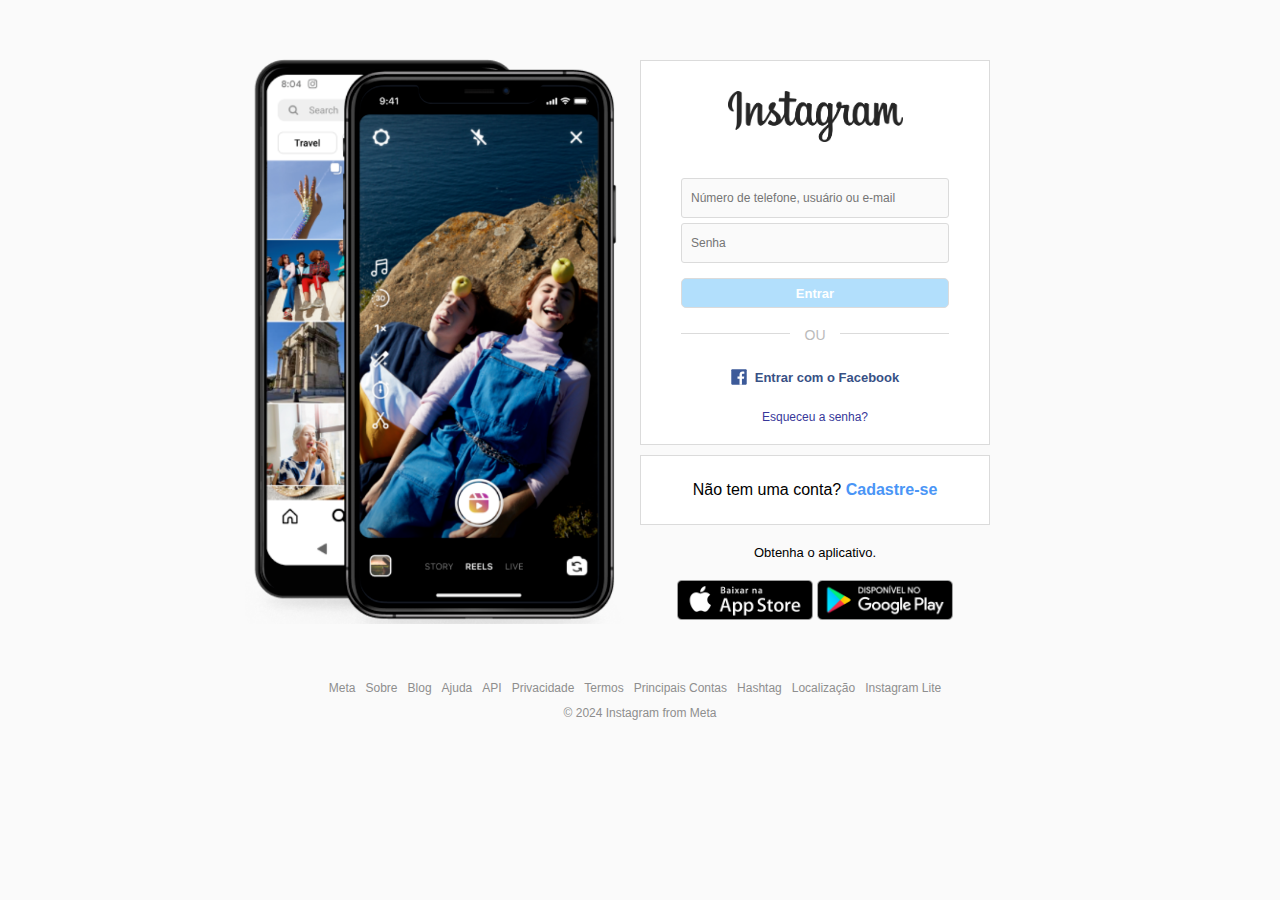
<file: 10_CLONE_HOME_INSTA/index.html>
<!DOCTYPE html>
<html lang="en">
    <head>
        <meta charset="UTF-8" />
        <meta name="viewport" content="width=device-width, initial-scale=1.0" />
        <title>Instagram</title>
        <link rel="stylesheet" href="css/styles.css" />
        <link rel="shortcut icon" href="img/favicon.png" type="image/x-icon" />
    </head>
    <body>
        <main>
            <div id="main-container">
                <!-- Banner container -->
                <div id="banner-container">
                    <img
                        src="img/banner2.png"
                        alt="Crie uma conta no Instagram"
                    />
                </div>
                <!-- Login e registro -->
                <div id="form-container">
                    <div id="form-box">
                        <img id="logo-insta" src="img/logo_instagram.png" alt="Instagram" />
                        <form id="login-form">
                            <input
                                type="text"
                                name="username"
                                placeholder="Número de telefone, usuário ou e-mail"
                            />
                            <input type="password" name="password" placeholder="Senha">
                            <input type="submit" value="Entrar">
                        </form>
                        <div class="separator">
                            <div class="line">
                                <span>Ou</span>
                            </div>
                        </div>
                        <div id="other-links">
                            <div id="facebook-login">
                                <a href="#">
                                    <img src="img/logo_facebook.svg" alt="Facebook Login">
                                    <span>Entrar com o Facebook</span>
                                </a>
                            </div>
                            <div id="forgot-pass">
                                <a href="#">Esqueceu a senha?</a>
                            </div>
                        </div>
                    </div>
                    <div id="register-container">
                        <p>Não tem uma conta? <a href="#">Cadastre-se</a></p>
                    </div>
                    <div id="get-app-container">
                        <p>Obtenha o aplicativo.</p>
                        <a href="#">
                            <img src="img/apple_btn.png" alt="Apple Store">
                        </a>
                        <a href="#">
                            <img src="img/gplay_btn.png" alt="Google Play">
                        </a>
                    </div>
                </div>
            </div>
        </main>
        <footer>
            <nav>
                <ul id="footer-links">
                    <li><a href="#">Meta</a></li>
                    <li><a href="#">Sobre</a></li>
                    <li><a href="#">Blog</a></li>
                    <li><a href="#">Ajuda</a></li>
                    <li><a href="#">API</a></li>
                    <li><a href="#">Privacidade</a></li>
                    <li><a href="#">Termos</a></li>
                    <li><a href="#">Principais Contas</a></li>
                    <li><a href="#">Hashtag</a></li>
                    <li><a href="#">Localização</a></li>
                    <li><a href="#">Instagram Lite</a></li>
                </ul>
            </nav>
            <p id="copyright">&copy; 2024 Instagram from Meta</p>
        </footer>
    </body>
</html>
</file>
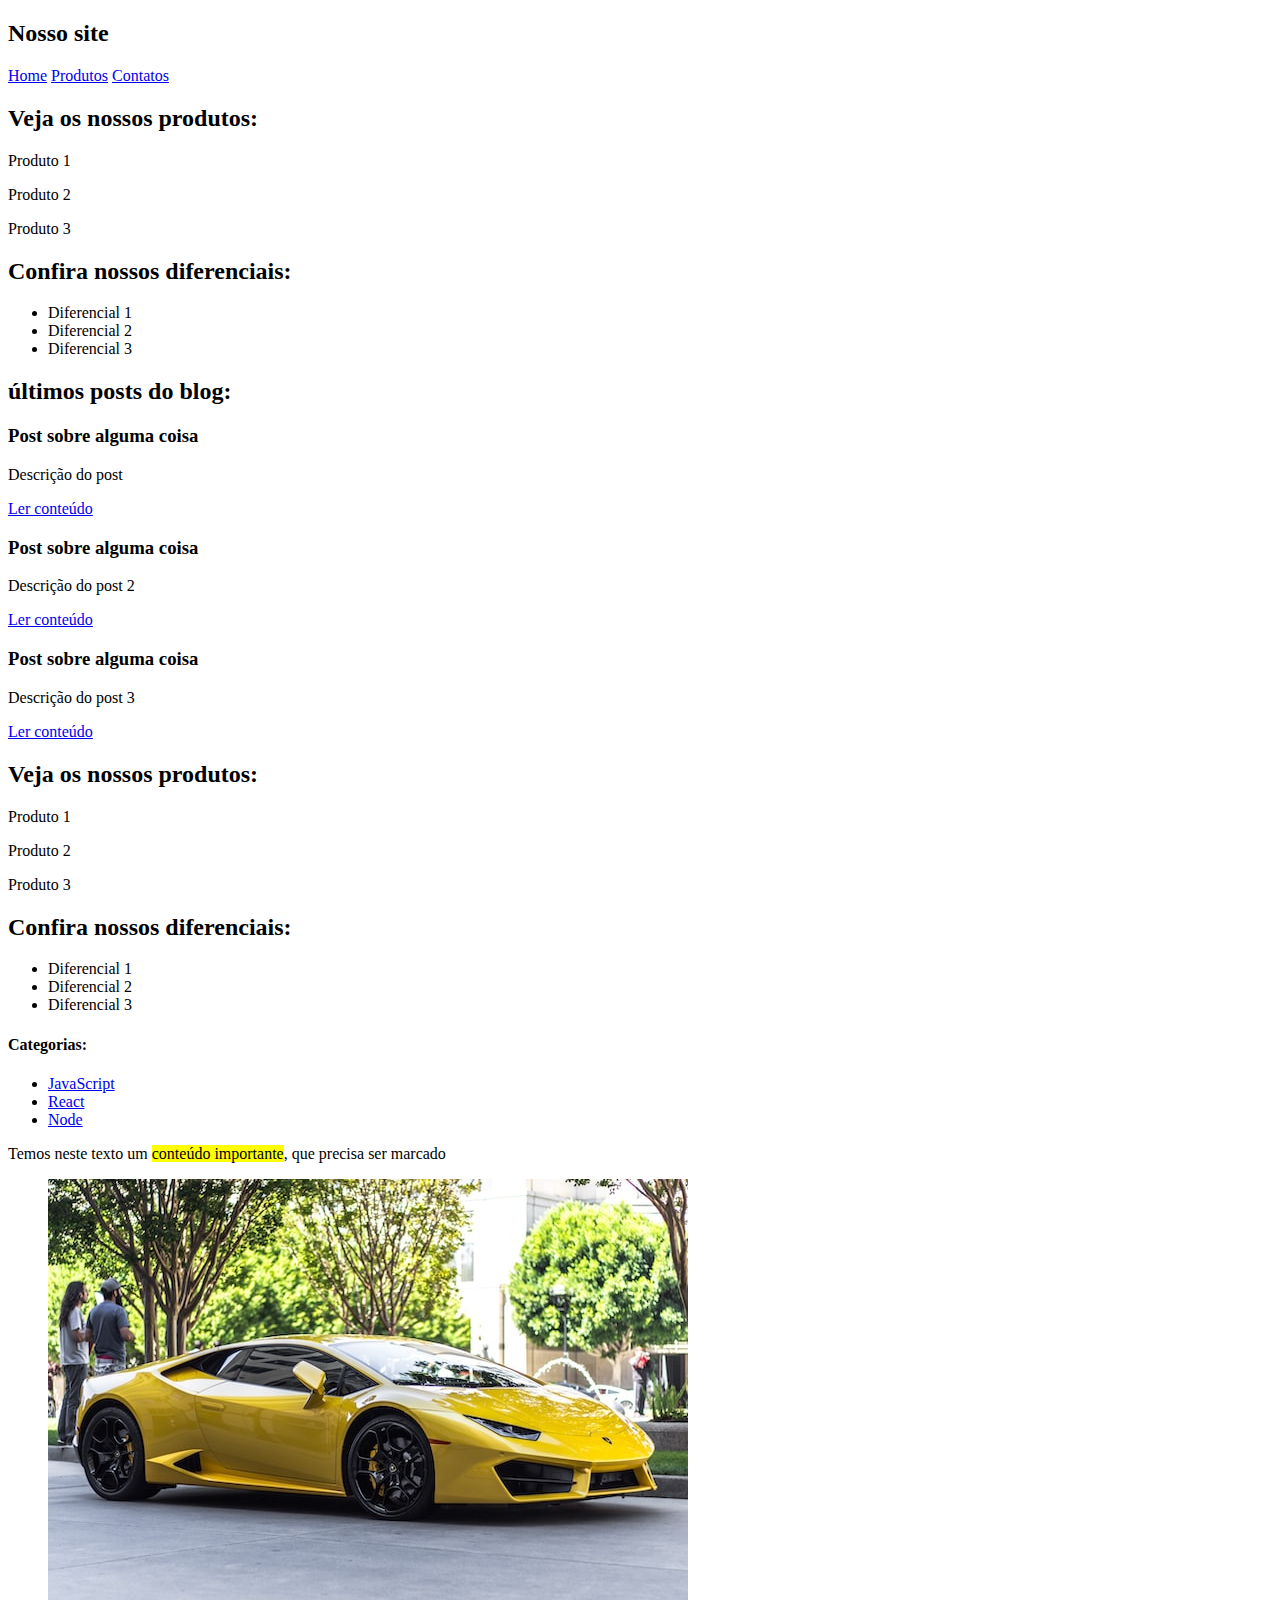
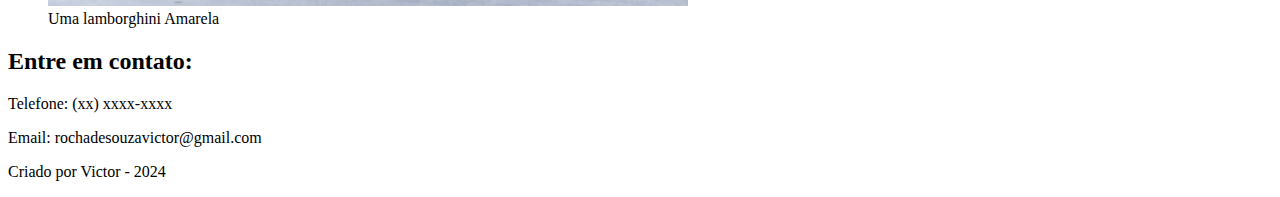
<file: 11_HTML_SEMANTICO/index.html>
<!DOCTYPE html>
<html lang="en">
    <head>
        <meta charset="UTF-8" />
        <meta name="viewport" content="width=device-width, initial-scale=1.0" />
        <title>HTML Semântico</title>
    </head>
    <body>
        <!-- 3 - header -->
        <header>
            <h2>Nosso site</h2>
            <!-- <ul>
                <li><a href="#">Home</a></li>
                <li><a href="#">Produtos</a></li>
                <li><a href="#">Contatos</a></li>
            </ul> -->
            <!-- 5 - nav -->
            <nav>
                <a href="#">Home</a>
                <a href="#">Produtos</a>
                <a href="#">Contatos</a>
            </nav>
        </header>
        <!-- 1 - section -->
        <section>
            <h2>Veja os nossos produtos:</h2>
            <p>Produto 1</p>
            <p>Produto 2</p>
            <p>Produto 3</p>
        </section>
        <section>
            <h2>Confira nossos diferenciais:</h2>
            <ul>
                <li>Diferencial 1</li>
                <li>Diferencial 2</li>
                <li>Diferencial 3</li>
            </ul>
        </section>

        <!-- 2 - article -->
        <section>
            <h2>últimos posts do blog:</h2>
            <article>
                <h3>Post sobre alguma coisa</h3>
                <p>Descrição do post</p>
                <a href="#">Ler conteúdo</a>
            </article>
            <article>
                <h3>Post sobre alguma coisa</h3>
                <p>Descrição do post 2</p>
                <a href="#">Ler conteúdo</a>
            </article>
            <article>
                <h3>Post sobre alguma coisa</h3>
                <p>Descrição do post 3</p>
                <a href="#">Ler conteúdo</a>
            </article>
        </section>

        <!-- 8 -main -->
        <main>
            <!-- 1 - section -->
            <section>
                <h2>Veja os nossos produtos:</h2>
                <p>Produto 1</p>
                <p>Produto 2</p>
                <p>Produto 3</p>
            </section>
            <section>
                <h2>Confira nossos diferenciais:</h2>
                <ul>
                    <li>Diferencial 1</li>
                    <li>Diferencial 2</li>
                    <li>Diferencial 3</li>
                </ul>
            </section>
        </main>

        <!-- 6 - aside -->
        <aside>
            <h4>Categorias:</h4>
            <ul>
                <li><a href="#">JavaScript</a></li>
                <li><a href="#">React</a></li>
                <li><a href="#">Node</a></li>
            </ul>
        </aside>

        <!-- 9 - mark -->

        <p>Temos neste texto um <mark>conteúdo importante</mark>, que precisa ser marcado</p>

        <!-- 7 - figure - figcaption -->
        <figure>
            <img src="img/lambo.jpg" alt="Lamborghini" />
            <figcaption>Uma lamborghini Amarela</figcaption>
        </figure>

        <!-- 4 - footer -->
        <footer>
            <div>
                <h2>Entre em contato:</h2>
                <p>Telefone: (xx) xxxx-xxxx</p>
                <p>Email: rochadesouzavictor@gmail.com</p>
            </div>
            <p>Criado por Victor - 2024</p>
        </footer>
    </body>
</html>
</file>
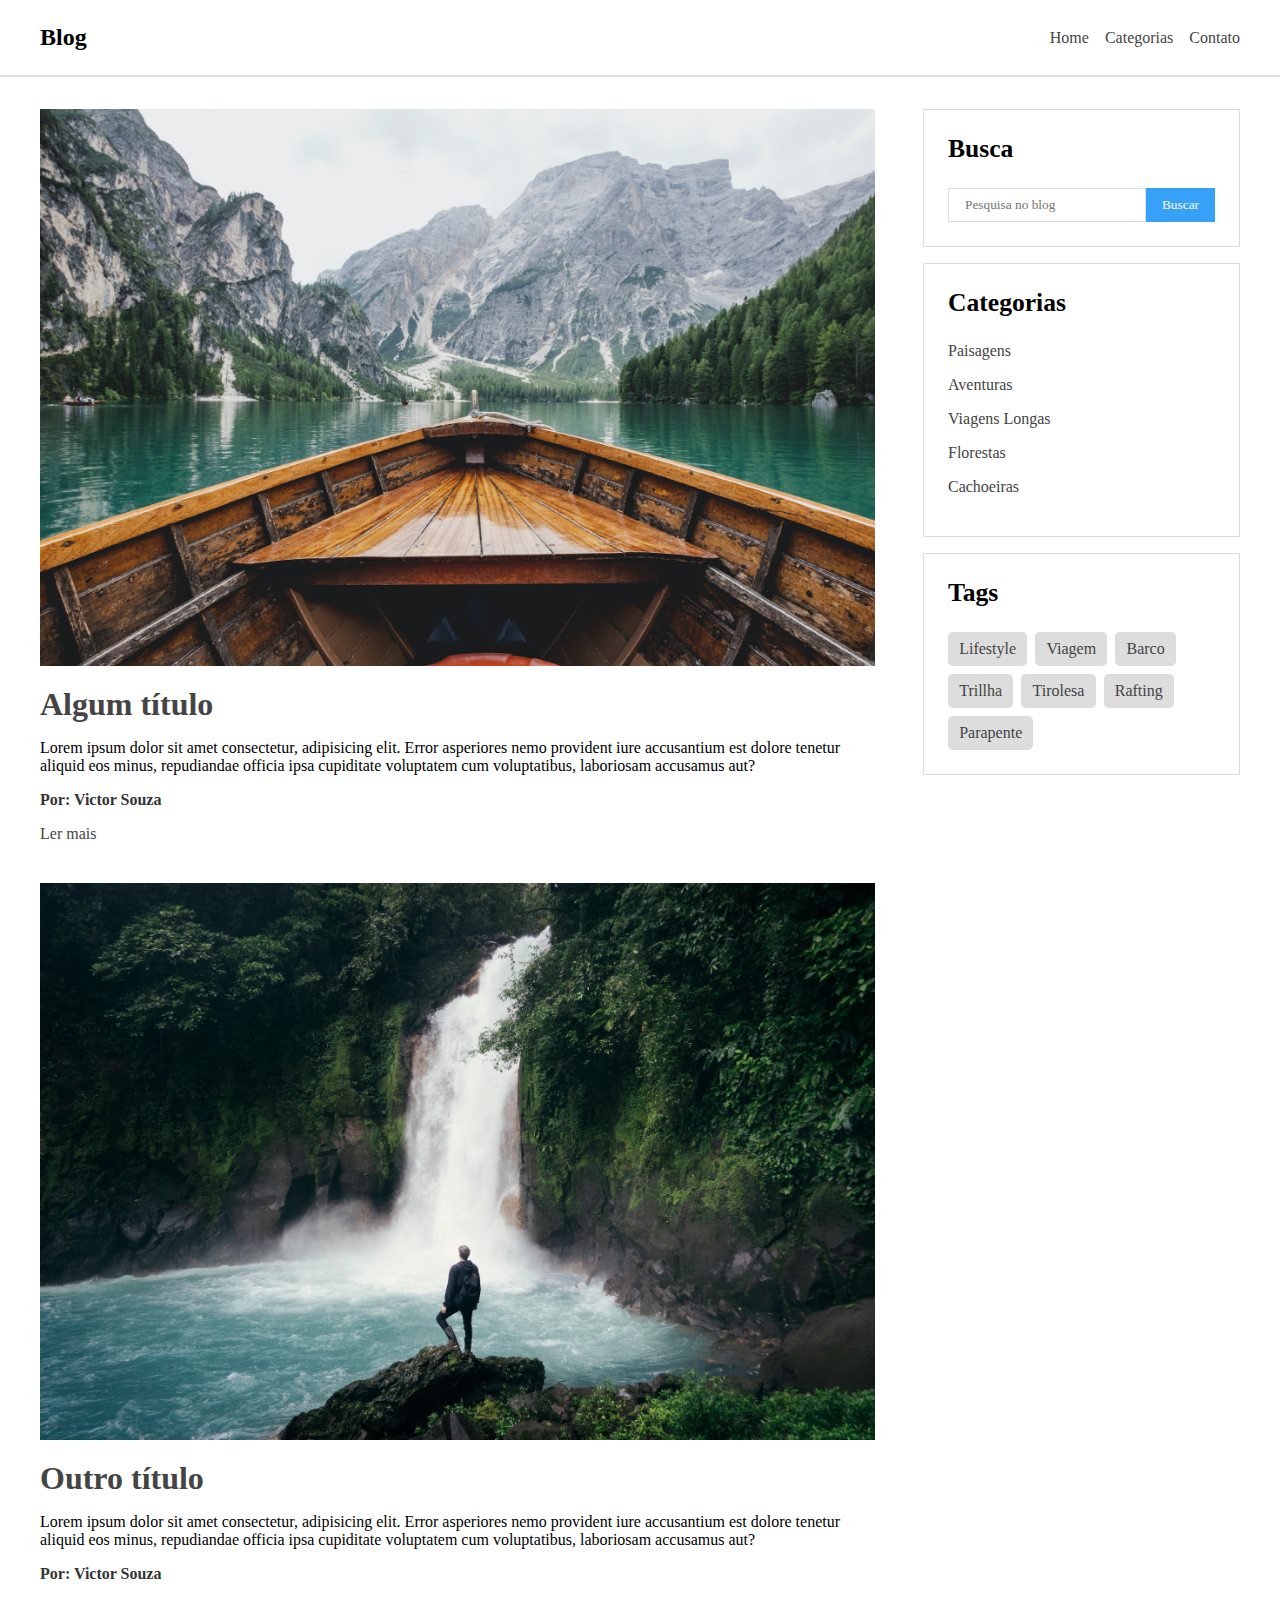
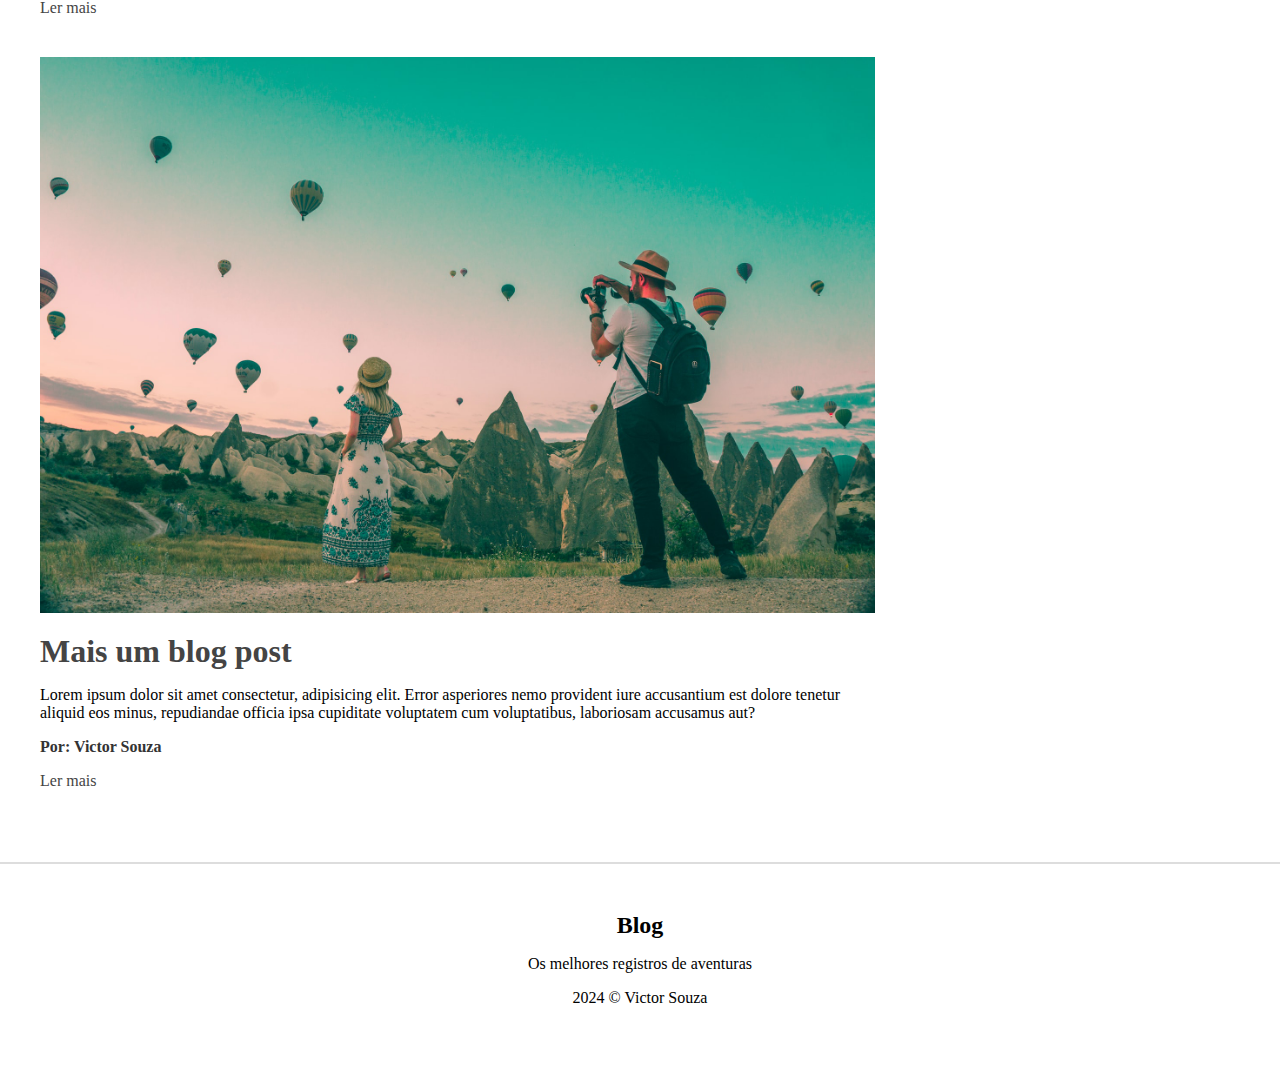
<file: 12_BLOG_HTML_SEMANTICO/index.html>
<!DOCTYPE html>
<html lang="en">
    <head>
        <meta charset="UTF-8" />
        <meta name="viewport" content="width=device-width, initial-scale=1.0" />
        <title>Blog Semântico</title>
        <link rel="stylesheet" href="css/styles.css" />
    </head>
    <body>
        <header>
            <nav id="navbar">
                <div id="navbar-inner">
                    <h2>Blog</h2>
                    <ul id="nav-links">
                        <li><a href="#">Home</a></li>
                        <li><a href="#">Categorias</a></li>
                        <li><a href="#">Contato</a></li>
                    </ul>
                </div>
            </nav>
        </header>
        <div class="container">
            <main id="posts-container">
                <article class="post">
                    <img src="img/f1.jpg" alt="Passeio de barco" />
                    <h3 class="title"><a href="#">Algum título</a></h3>
                    <p class="description">
                        Lorem ipsum dolor sit amet consectetur, adipisicing
                        elit. Error asperiores nemo provident iure accusantium
                        est dolore tenetur aliquid eos minus, repudiandae
                        officia ipsa cupiditate voluptatem cum voluptatibus,
                        laboriosam accusamus aut?
                    </p>
                    <p class="author">Por: Victor Souza</p>
                    <a href="#">Ler mais</a>
                </article>
                <article class="post">
                    <img src="img/f2.jpg" alt="Cachoeira" />
                    <h3 class="title"><a href="#">Outro título</a></h3>
                    <p class="description">
                        Lorem ipsum dolor sit amet consectetur, adipisicing
                        elit. Error asperiores nemo provident iure accusantium
                        est dolore tenetur aliquid eos minus, repudiandae
                        officia ipsa cupiditate voluptatem cum voluptatibus,
                        laboriosam accusamus aut?
                    </p>
                    <p class="author">Por: Victor Souza</p>
                    <a href="#">Ler mais</a>
                </article>
                <article class="post">
                    <img src="img/f3.jpg" alt="Balões" />
                    <h3 class="title"><a href="#">Mais um blog post</a></h3>
                    <p class="description">
                        Lorem ipsum dolor sit amet consectetur, adipisicing
                        elit. Error asperiores nemo provident iure accusantium
                        est dolore tenetur aliquid eos minus, repudiandae
                        officia ipsa cupiditate voluptatem cum voluptatibus,
                        laboriosam accusamus aut?
                    </p>
                    <p class="author">Por: Victor Souza</p>
                    <a href="#">Ler mais</a>
                </article>
            </main>
            <aside id="sidebar">
                <section id="search-bar">
                    <h4>Busca</h4>
                        <form>
                            <input type="text" placeholder="Pesquisa no blog">
                            <input type="submit" value="Buscar">
                        </form>
                </section>
                <section id="categories">
                    <h4>Categorias</h4>
                    <nav>
                        <ul>
                            <li><a href="#">Paisagens</a></li>
                            <li><a href="#">Aventuras</a></li>
                            <li><a href="#">Viagens Longas</a></li>
                            <li><a href="#">Florestas</a></li>
                            <li><a href="#">Cachoeiras</a></li>
                        </ul>
                    </nav>
                </section>
                <section id="tags">
                    <h4>Tags</h4>
                    <div id="tags-container">
                        <a href="#">Lifestyle</a>
                        <a href="#">Viagem</a>
                        <a href="#">Barco</a>
                        <a href="#">Trillha</a>
                        <a href="#">Tirolesa</a>
                        <a href="#">Rafting</a>
                        <a href="#">Parapente</a>
                    </div>
                </section>
            </aside>
        </div>
        <footer id="footer">
            <h2>Blog</h2>
            <p>Os melhores registros de aventuras</p>
            <p>2024 &copy; Victor Souza</p>
        </footer>
    </body>
</html>
</file>
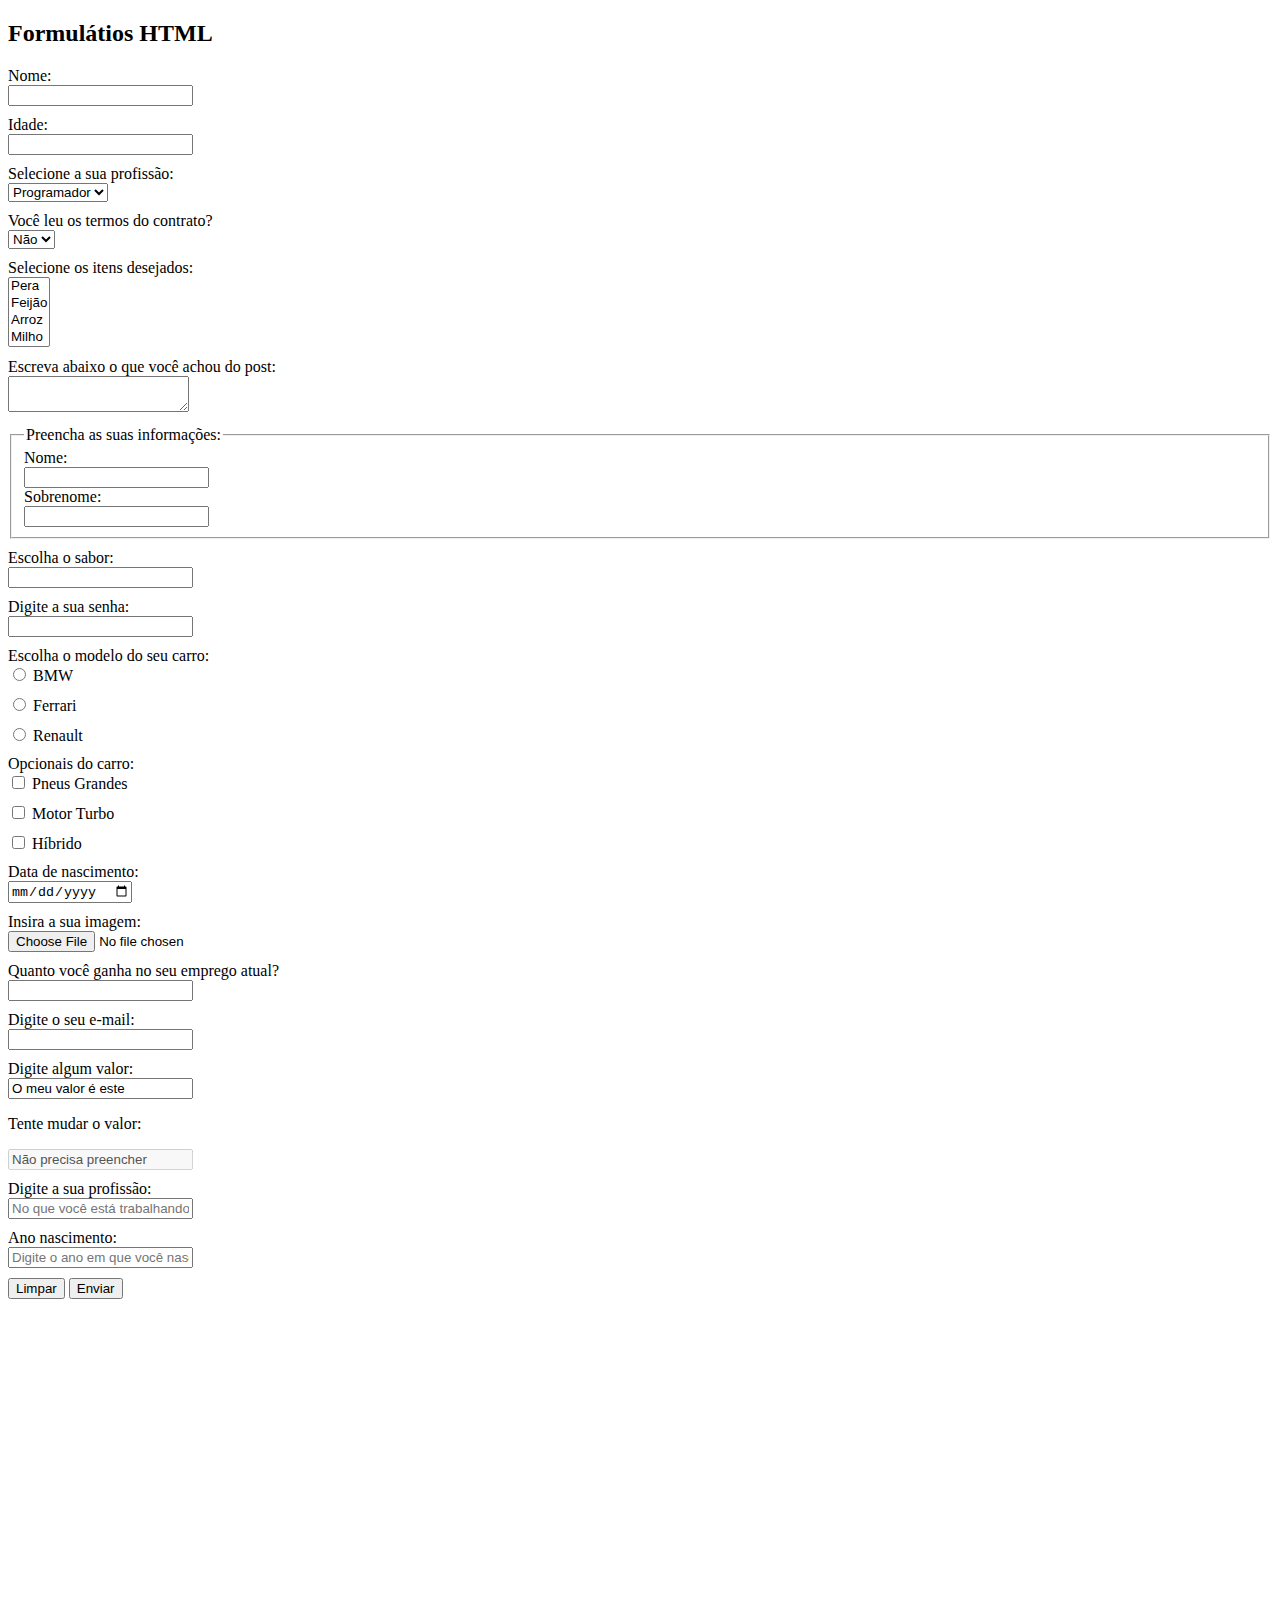
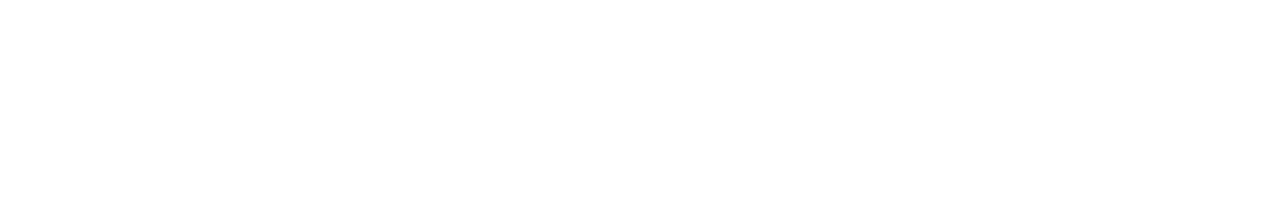
<file: 5_Form/index.html>
<!DOCTYPE html>
<html lang="en">
    <head>
        <meta charset="UTF-8" />
        <meta name="viewport" content="width=device-width, initial-scale=1.0" />
        <title>Formulátios</title>
        <link rel="stylesheet" href="css/styles.css" />
    </head>
    <body>
        <h2>Formulátios HTML</h2>
        <!-- 1 - Primeiro formulário -->
        <!-- 2 - Atributos do formulário -->
        <form action="register.php" method="GET">
            <div>
                <label>Nome:</label>
                <input type="text" />
            </div>
            <!-- 3 - Atributo name -->
            <div>
                <!-- 4 - Atributo label -->
                <label for="age">Idade:</label>
                <input type="text" name="age" />
            </div>
            <!-- 6 - Select -->
            <div>
                <label for="job">Selecione a sua profissão:</label>
                <select name="job">
                    <option value="programador">Programador</option>
                    <option value="tester">Tester/QA</option>
                    <option value="devops">DevOps</option>
                </select>
            </div>
            <!-- Atributo selected -->
            <div>
                <label for="contract">Você leu os termos do contrato?</label>
                <select name="contract">
                    <option value="sim">Sim</option>
                    <option value="nao" selected>Não</option>
                </select>
            </div>
            <!-- 8 - múltiplas opções -->
            <div>
                <label for="items">Selecione os itens desejados:</label>
                <select name="items" multiple>
                    <option value="pera">Pera</option>
                    <option value="feijao">Feijão</option>
                    <option value="arroz">Arroz</option>
                    <option value="milho">Milho</option>
                </select>
            </div>
            <!-- 9 - Text area -->
            <div>
                <label for="comment"
                    >Escreva abaixo o que você achou do post:</label
                >
                <textarea name="comment"></textarea>
            </div>
            <!-- 10 - fieldset e legend -->
            <div>
                <fieldset>
                    <legend>Preencha as suas informações:</legend>
                    <label for="firstname">Nome:</label>
                    <input type="text" name="firstname" />
                    <label for="lastname">Sobrenome:</label>
                    <input type="text" name="lastname" />
                </fieldset>
            </div>
            <!-- 11 - Datalist -->
            <div>
                <label for="flavor">Escolha o sabor:</label>
                <input type="text" list="flavors" name="flavor" />

                <datalist id="flavors">
                    <option value="Cereja"></option>
                    <option value="Morango"></option>
                    <option value="Abacaxi"></option>
                    <option value="Chocolate"></option>
                </datalist>
            </div>
            <!-- 12 - Senha -->
            <div>
                <label for="password">Digite a sua senha:</label>
                <input type="password" name="password" />
            </div>

            <!-- 14 - Radio button -->
            <div>
                <label for="car_model">Escolha o modelo do seu carro:</label>
                <div class="radio">
                    <input type="radio" value="bmw" name="car_model" />
                    <label for="bmw">BMW</label>
                </div>
                <div class="radio">
                    <input type="radio" value="ferrari" name="car_model" />
                    <label for="ferrari">Ferrari</label>
                </div>
                <div class="radio">
                    <input type="radio" value="renault" name="car_model" />
                    <label for="renault">Renault</label>
                </div>
            </div>

            <!-- 15 - Checkbox -->
            <div>
                <label for="optionals">Opcionais do carro:</label>
                <div class="radio">
                    <input
                        type="checkbox"
                        name="optionals[]"
                        value="big_tires"
                    />
                    <label for="big_tires">Pneus Grandes</label>
                </div>
                <div class="radio">
                    <input
                        type="checkbox"
                        name="optionals[]"
                        value="turbo_engine"
                    />
                    <label for="turbo_engine">Motor Turbo</label>
                </div>
                <div class="radio">
                    <input type="checkbox" name="optionals[]" value="hybrid" />
                    <label for="hybrid">Híbrido</label>
                </div>
            </div>

            <!-- 16 - datas -->
            <div>
                <label for="birthday">Data de nascimento:</label>
                <input type="date" name="birthday" />
            </div>

            <!-- 17 - arquivos -->
            <div>
                <label for="image">Insira a sua imagem:</label>
                <input type="file" name="image" />
            </div>

            <!-- 18 - numeros -->
            <div>
                <label for="salary"
                    >Quanto você ganha no seu emprego atual?</label
                >
                <input type="number" name="salary" />
            </div>

            <!-- 19 - emails -->
            <div>
                <label for="email">Digite o seu e-mail:</label>
                <input type="email" name="email" />
            </div>

            <!-- 20 - value -->
            <div>
                <label for="value">Digite algum valor:</label>
                <input type="text" value="O meu valor é este" name="value" />
            </div>

            <!-- 21 - disabled -->
            <div>
                <p>Tente mudar o valor:</p>
                <input type="text" value="Não precisa preencher" disabled />
            </div>

            <!-- 22 - ´placeholder -->
            <div>
                <label for="currentjob">Digite a sua profissão:</label>
                <input
                    type="text"
                    name="currentjob"
                    placeholder="No que você está trabalhando agora?"
                />
            </div>

            <!-- 23 - required -->
            <div>
              <label for="birthyear">Ano nascimento:</label>
              <input type="text" placeholder="Digite o ano em que você nasceu" required>
            </div>

            <!-- 13 - Resetar form -->
            <input type="reset" value="Limpar" />
            <!-- 5 - Envio de form -->
            <input type="submit" value="Enviar" />
        </form>
    </body>
</html>
</file>
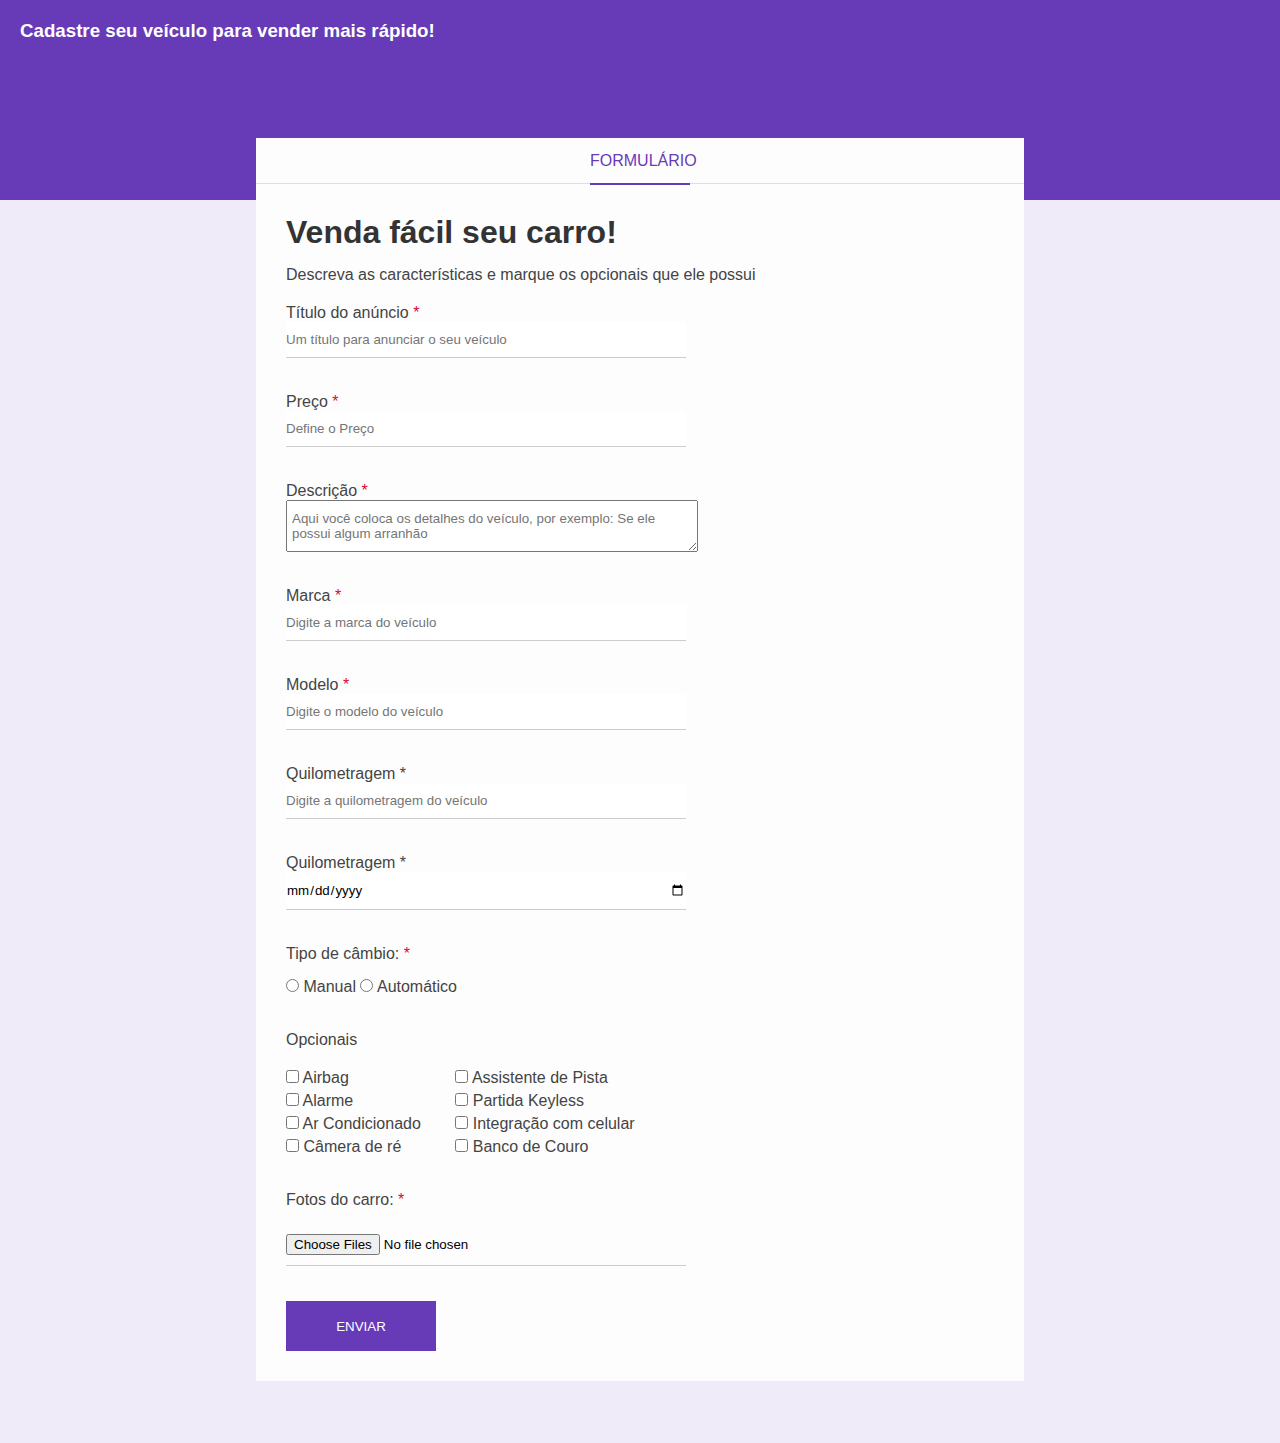
<file: 6_form_project/index.html>
<!DOCTYPE html>
<html lang="en">
    <head>
        <meta charset="UTF-8" />
        <meta name="viewport" content="width=device-width, initial-scale=1.0" />
        <title>Venda seu carro</title>
        <link rel="stylesheet" href="./css/styles.css" />
    </head>
    <body>
        <div class="container">
            <div class="header">
                <h3>Cadastre seu veículo para vender mais rápido!</h3>
            </div>
            <div class="form-container">
                <div class="form-header">
                    <p>Formulário</p>
                </div>
                <div class="form-body">
                    <h1 class="form-title">Venda fácil seu carro!</h1>
                    <p>
                        Descreva as características e marque os opcionais que
                        ele possui
                    </p>
                    <form>
                        <div class="box-input">
                            <label for="title"
                                >Título do anúncio
                                <span class="required-field">*</span></label
                            >
                            <input
                                type="text"
                                name="title"
                                id="title"
                                class="block"
                                placeholder="Um título para anunciar o seu veículo"
                                minlength="1"
                                maxlength="30"
                                required
                            />
                        </div>
                        <div class="box-input">
                            <label for="price"
                                >Preço
                                <span class="required-field">*</span></label
                            >
                            <input
                                type="number"
                                name="price"
                                id="price"
                                class="block"
                                placeholder="Define o Preço"
                                required
                            />
                        </div>
                        <div class="box-input">
                            <label for="description"
                                >Descrição
                                <span class="required-field">*</span></label
                            >
                            <textarea
                                name="description"
                                id="description"
                                class="block"
                                placeholder="Aqui você coloca os detalhes do veículo, por exemplo: Se ele possui algum arranhão"
                            ></textarea>
                        </div>
                        <div class="box-input">
                            <label for="brand"
                                >Marca
                                <span class="required-field">*</span></label
                            >
                            <input
                                type="text"
                                name="brand"
                                id="brand"
                                class="block"
                                placeholder="Digite a marca do veículo"
                                required
                            />
                        </div>
                        <div class="box-input">
                            <label for="model"
                                >Modelo
                                <span class="required-field">*</span></label
                            >
                            <input
                                type="text"
                                name="model"
                                id="model"
                                class="block"
                                placeholder="Digite o modelo do veículo"
                                required
                            />
                        </div>
                        <div class="box-input">
                            <label for="mileage"
                                >Quilometragem
                                <span Quilometragemass="required-field"
                                    >*</span
                                ></label
                            >
                            <input
                                type="text"
                                name="mileage"
                                id="mileage"
                                class="block"
                                placeholder="Digite a quilometragem do veículo"
                                required
                            />
                        </div>
                        <div class="box-input">
                            <label for="purchase_date"
                                >Quilometragem
                                <span Quilometragemass="required-field"
                                    >*</span
                                ></label
                            >
                            <input
                                type="date"
                                name="purchase_date"
                                id="purchase_date"
                                class="block"
                                required
                            />
                        </div>
                        <div class="box-input">
                            <p>
                                Tipo de câmbio:
                                <span class="required-field">*</span>
                            </p>
                            <input type="radio" id="manual" name="gear" />
                            <label for="manual">Manual</label>
                            <input type="radio" id="auto" name="gear" />
                            <label for="manual">Automático</label>
                        </div>
                        <div class="optional-box">
                            <p>Opcionais</p>
                            <ul class="optional-list">
                                <li>
                                    <input
                                        type="checkbox"
                                        id="airbag"
                                        name="optional[]"
                                        value="airbag"
                                    />
                                    <label for="airbag">Airbag</label>
                                </li>
                                <li>
                                    <input
                                        type="checkbox"
                                        id="alarm"
                                        name="optional[]"
                                        value="alarm"
                                    />
                                    <label for="alarm">Alarme</label>
                                </li>
                                <li>
                                    <input
                                        type="checkbox"
                                        id="ac"
                                        name="optional[]"
                                        value="ac"
                                    />
                                    <label for="ac">Ar Condicionado</label>
                                </li>
                                <li>
                                    <input
                                        type="checkbox"
                                        id="reverse_camera"
                                        name="optional[]"
                                        value="reverse_camera"
                                    />
                                    <label for="reverse_camera"
                                        >Câmera de ré</label
                                    >
                                </li>
                            </ul>
                        </div>
                        <div class="optional-box">
                            <ul class="optional-list">
                                <li>
                                    <input
                                        type="checkbox"
                                        id="lane_assist"
                                        name="optional[]"
                                        value="lane_assist"
                                    />
                                    <label for="lane_assist"
                                        >Assistente de Pista</label
                                    >
                                </li>
                                <li>
                                    <input
                                        type="checkbox"
                                        id="keyless"
                                        name="optional[]"
                                        value="keyless"
                                    />
                                    <label for="keyless">Partida Keyless</label>
                                </li>
                                <li>
                                    <input
                                        type="checkbox"
                                        id="smartphone"
                                        name="optional[]"
                                        value="smartphone"
                                    />
                                    <label for="smartphone"
                                        >Integração com celular</label
                                    >
                                </li>
                                <li>
                                    <input
                                        type="checkbox"
                                        id="leather_seat"
                                        name="optional[]"
                                        value="leather_seat"
                                    />
                                    <label for="leather_seat"
                                        >Banco de Couro</label
                                    >
                                </li>
                            </ul>
                        </div>
                        <div class="box-input">
                            <p>
                                Fotos do carro:
                                <span class="required-field">*</span>
                            </p>
                            <input
                                type="file"
                                multiple
                                accept="image/png, image/jpg"
                                id="images"
                                name="images"
                                required
                            />
                        </div>
                        <input
                            type="submit"
                            value="Enviar"
                            class="btn-submit"
                        />
                    </form>
                </div>
            </div>
        </div>
    </body>
</html>
</file>
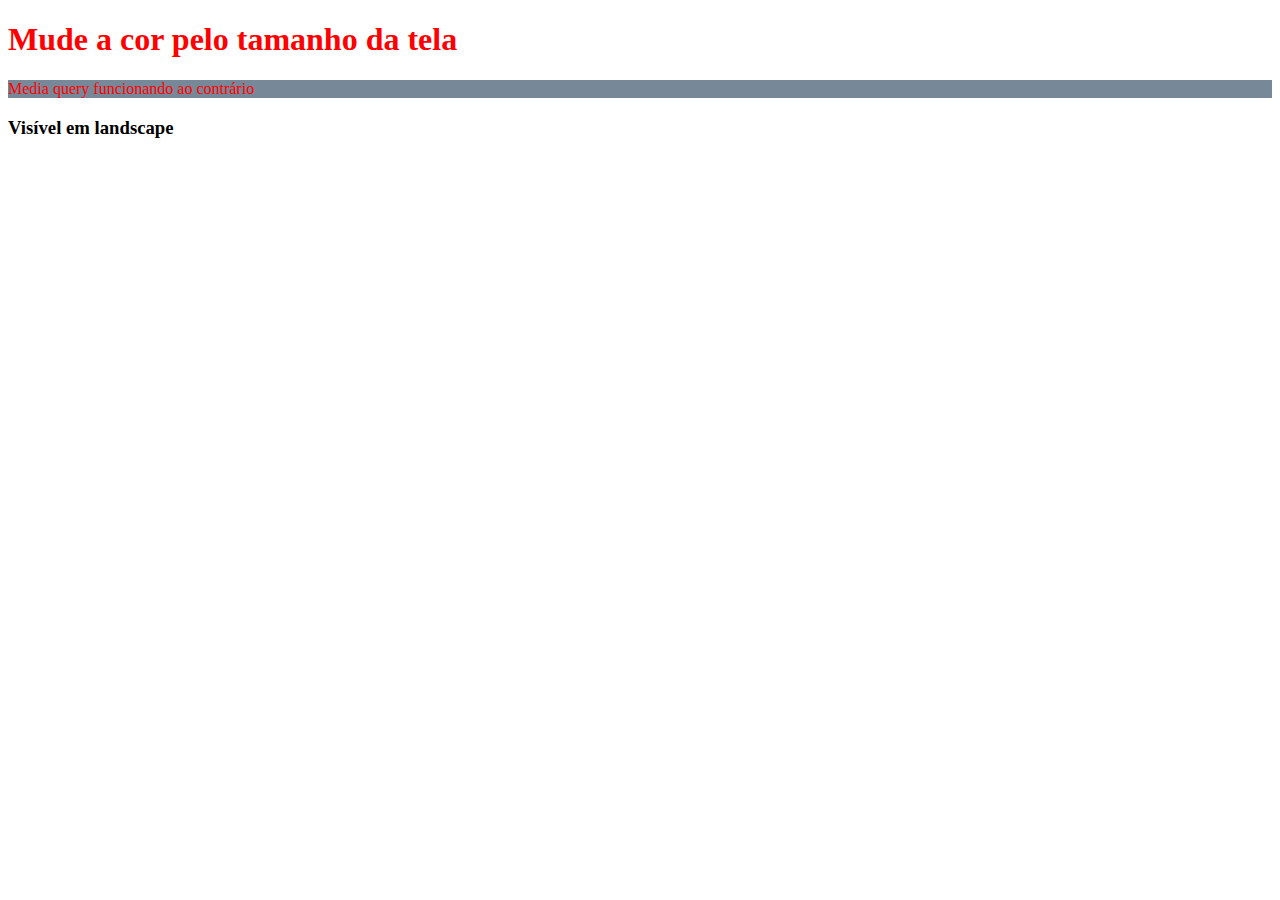
<file: 7_Responsividade/index.html>
<!DOCTYPE html>
<html lang="en">
<head>
    <meta charset="UTF-8">
    <!-- 1 - Meta tag de responsividade -->
    <meta name="viewport" content="width=device-width, initial-scale=1.0">
    <title>Responsividade</title>
    <link rel="stylesheet" href="./css/styles.css">
</head>
<body>
    <!-- 2 - Media query -->
    <h1>Mude a cor pelo tamanho da tela</h1>
    <!-- 3 - min width -->
     <p>Media query funcionando ao contrário</p>

     <!-- 4 - landscape -->
    <h3>Visível em landscape</h3>
</body>
</html>
</file>
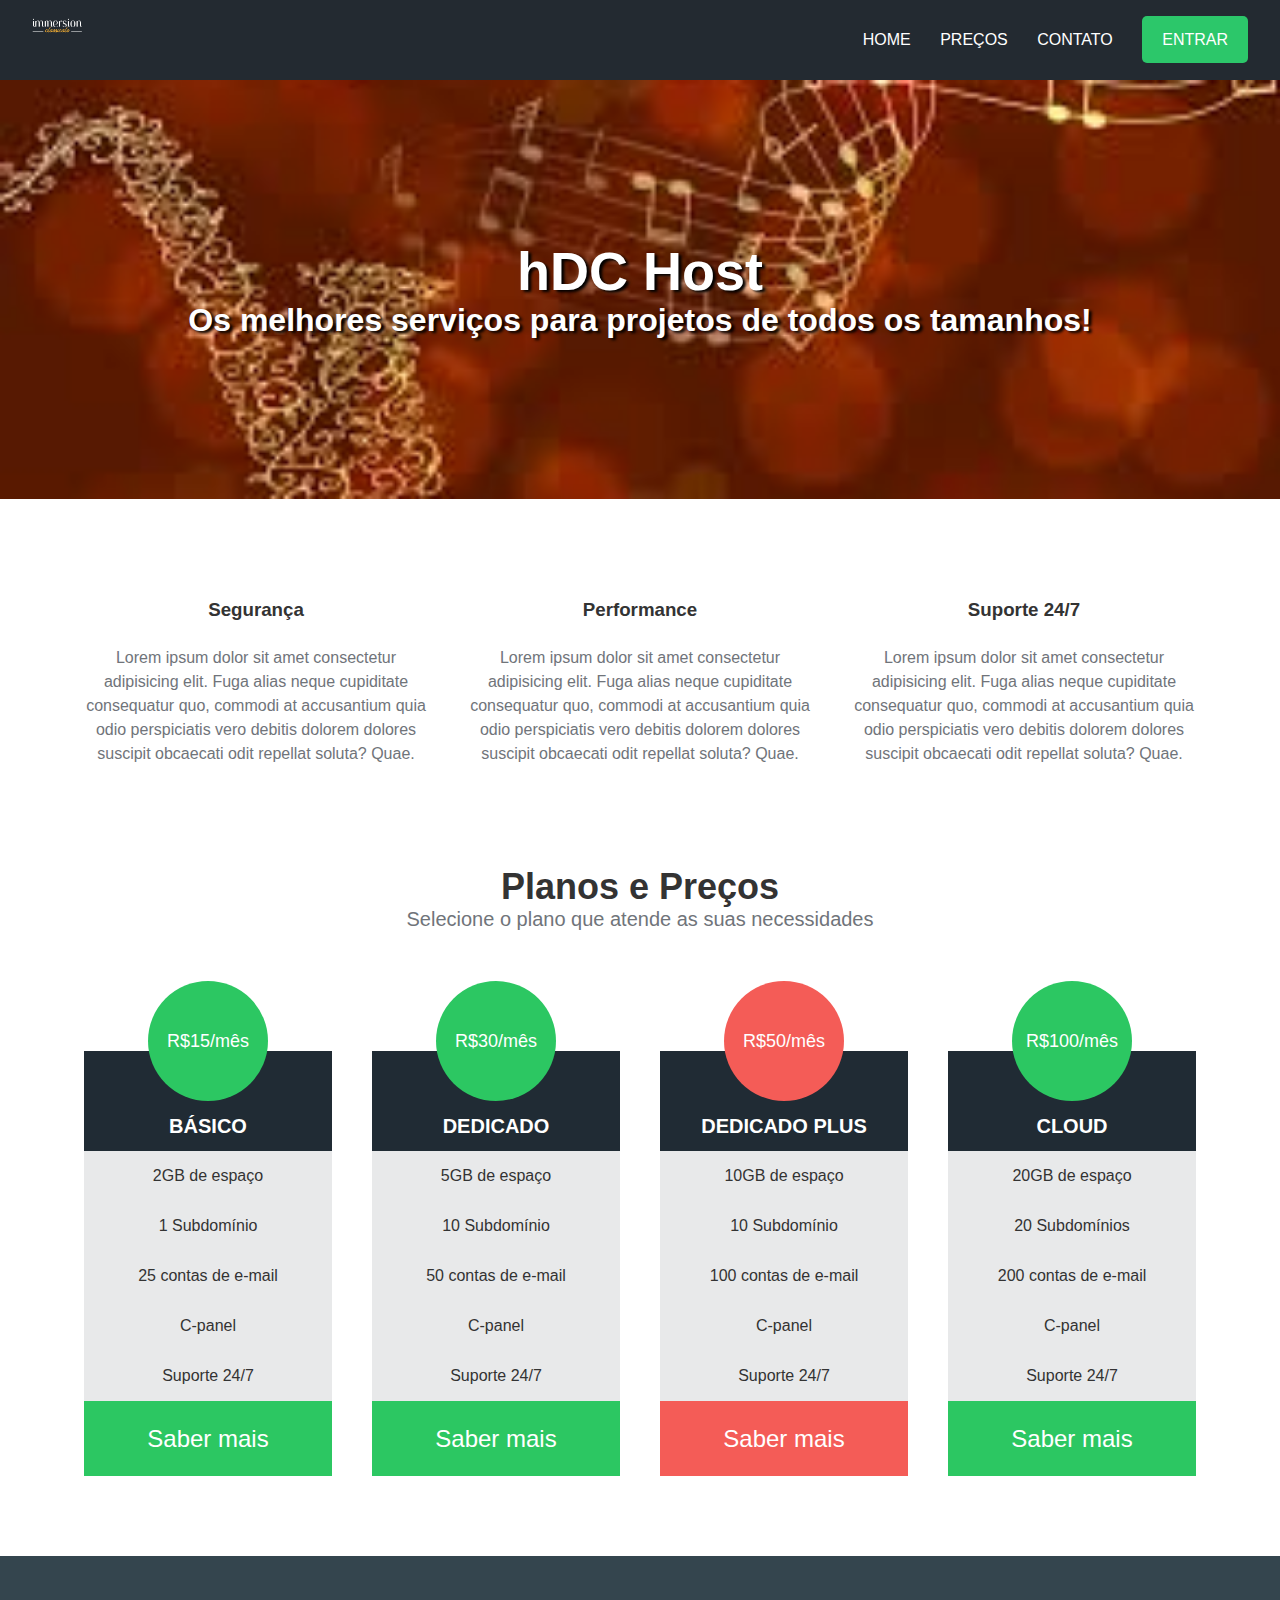
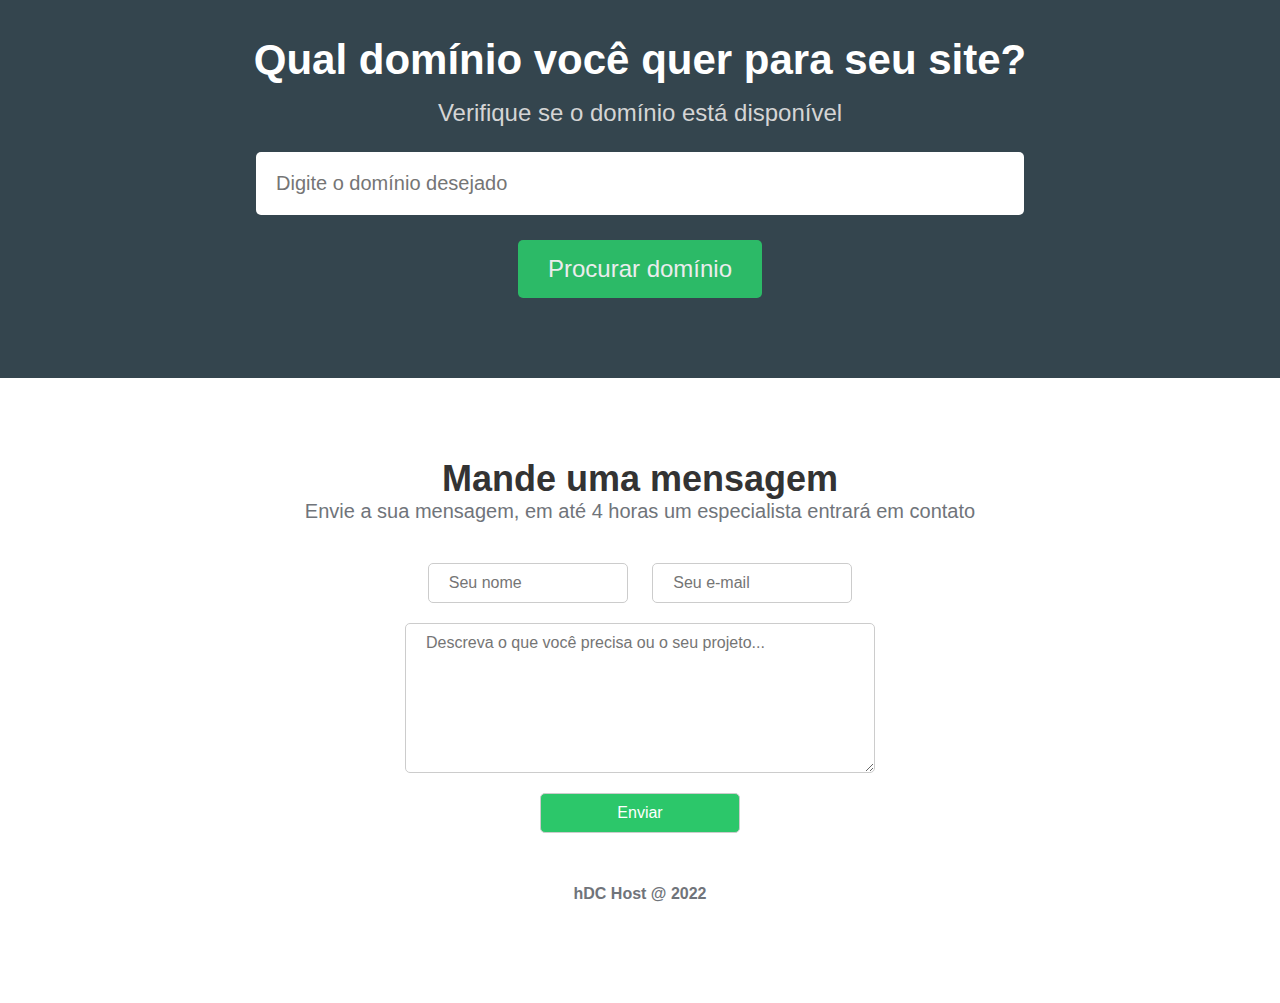
<file: 8_HDC_HOST/index.html>
<!DOCTYPE html>
<html lang="en">
    <head>
        <meta charset="UTF-8" />
        <meta name="viewport" content="width=device-width, initial-scale=1.0" />
        <title>Document</title>

        <!-- Ìcones -->
        <link
            rel="stylesheet"
            href="https://cdnjs.cloudflare.com/ajax/libs/font-awesome/6.6.0/css/all.min.css"
            integrity="sha512-Kc323vGBEqzTmouAECnVceyQqyqdsSiqLQISBL29aUW4U/M7pSPA/gEUZQqv1cwx4OnYxTxve5UMg5GT6L4JJg=="
            crossorigin="anonymous"
            referrerpolicy="no-referrer"
        />
        <!-- Estilos -->
        <link rel="stylesheet" href="./css/styles.css" />
    </head>
    <body>
        <div class="container">
            <div class="navbar-container">
                <nav>
                    <a href="#">
                        <img
                            src="img/logo.png.png"
                            alt="Logo HDC Host"
                            class="logo"
                        />
                    </a>
                    <ul class="navbar-items">
                        <li>
                            <a href="#">Home</a>
                        </li>
                        <li>
                            <a href="#">Preços</a>
                        </li>
                        <li>
                            <a href="#">Contato</a>
                        </li>
                        <li>
                            <a href="#" class="default-btn">Entrar</a>
                        </li>
                    </ul>
                </nav>
            </div>
            <main>
                <div class="main-banner">
                    <h1>hDC Host</h1>
                    <p>
                        Os melhores serviços para projetos de todos os tamanhos!
                    </p>
                </div>
                <section class="services-container">
                    <ul>
                        <li>
                            <i class="fas fa-shield-alt"></i>
                            <h3>Segurança</h3>
                            <p>
                                Lorem ipsum dolor sit amet consectetur
                                adipisicing elit. Fuga alias neque cupiditate
                                consequatur quo, commodi at accusantium quia
                                odio perspiciatis vero debitis dolorem dolores
                                suscipit obcaecati odit repellat soluta? Quae.
                            </p>
                        </li>
                        <li>
                            <i class="fas fa-rocket"></i>
                            <h3>Performance</h3>
                            <p>
                                Lorem ipsum dolor sit amet consectetur
                                adipisicing elit. Fuga alias neque cupiditate
                                consequatur quo, commodi at accusantium quia
                                odio perspiciatis vero debitis dolorem dolores
                                suscipit obcaecati odit repellat soluta? Quae.
                            </p>
                        </li>
                        <li>
                            <i class="fas fa-comments"></i>
                            <h3>Suporte 24/7</h3>
                            <p>
                                Lorem ipsum dolor sit amet consectetur
                                adipisicing elit. Fuga alias neque cupiditate
                                consequatur quo, commodi at accusantium quia
                                odio perspiciatis vero debitis dolorem dolores
                                suscipit obcaecati odit repellat soluta? Quae.
                            </p>
                        </li>
                    </ul>
                </section>
                <section class="pricing-container">
                    <h2>Planos e Preços</h2>
                    <p>Selecione o plano que atende as suas necessidades</p>
                    <div class="plans-container">
                        <div class="plan">
                            <ul>
                                <li class="price">R$15/mês</li>
                                <li class="plan-name">Básico</li>
                                <li>2GB de espaço</li>
                                <li>1 Subdomínio</li>
                                <li>25 contas de e-mail</li>
                                <li>C-panel</li>
                                <li>Suporte 24/7</li>
                                <li class="plan-btn">Saber mais</li>
                            </ul>
                        </div>
                        <div class="plan">
                            <ul>
                                <li class="price">R$30/mês</li>
                                <li class="plan-name">Dedicado</li>
                                <li>5GB de espaço</li>
                                <li>10 Subdomínio</li>
                                <li>50 contas de e-mail</li>
                                <li>C-panel</li>
                                <li>Suporte 24/7</li>
                                <li class="plan-btn">Saber mais</li>
                            </ul>
                        </div>
                        <div class="plan">
                            <ul>
                                <li class="price recommended">R$50/mês</li>
                                <li class="plan-name">Dedicado Plus</li>
                                <li>10GB de espaço</li>
                                <li>10 Subdomínio</li>
                                <li>100 contas de e-mail</li>
                                <li>C-panel</li>
                                <li>Suporte 24/7</li>
                                <li class="plan-btn recommended">Saber mais</li>
                            </ul>
                        </div>
                        <div class="plan">
                            <ul>
                                <li class="price">R$100/mês</li>
                                <li class="plan-name">Cloud</li>
                                <li>20GB de espaço</li>
                                <li>20 Subdomínios</li>
                                <li>200 contas de e-mail</li>
                                <li>C-panel</li>
                                <li>Suporte 24/7</li>
                                <li class="plan-btn">Saber mais</li>
                            </ul>
                        </div>
                    </div>
                </section>
                <section class="searchdomain-container">
                    <h2>Qual domínio você quer para seu site?</h2>
                    <p>Verifique se o domínio está disponível</p>
                    <form>
                        <input type="text" name="domain" id="domain" placeholder="Digite o domínio desejado">
                        <input type="submit" value="Procurar domínio">
                    </form>
                </section>
                <section class="contact-container">
                    <h2>Mande uma mensagem</h2>
                    <p>Envie a sua mensagem, em até 4 horas um especialista entrará em contato</p>
                    <form>
                        <input type="text" name="name" id="name" placeholder="Seu nome">
                        <input type="email" name="email" id="email" placeholder="Seu e-mail">
                        <textarea name="message" id="message" placeholder="Descreva o que você precisa ou o seu projeto..."></textarea>
                        <input type="submit" value="Enviar">
                    </form>
                </section>
            </main>
            <footer>
                <p>hDC Host @ 2022</p>
            </footer>
        </div>
    </body>
</html>
</file>
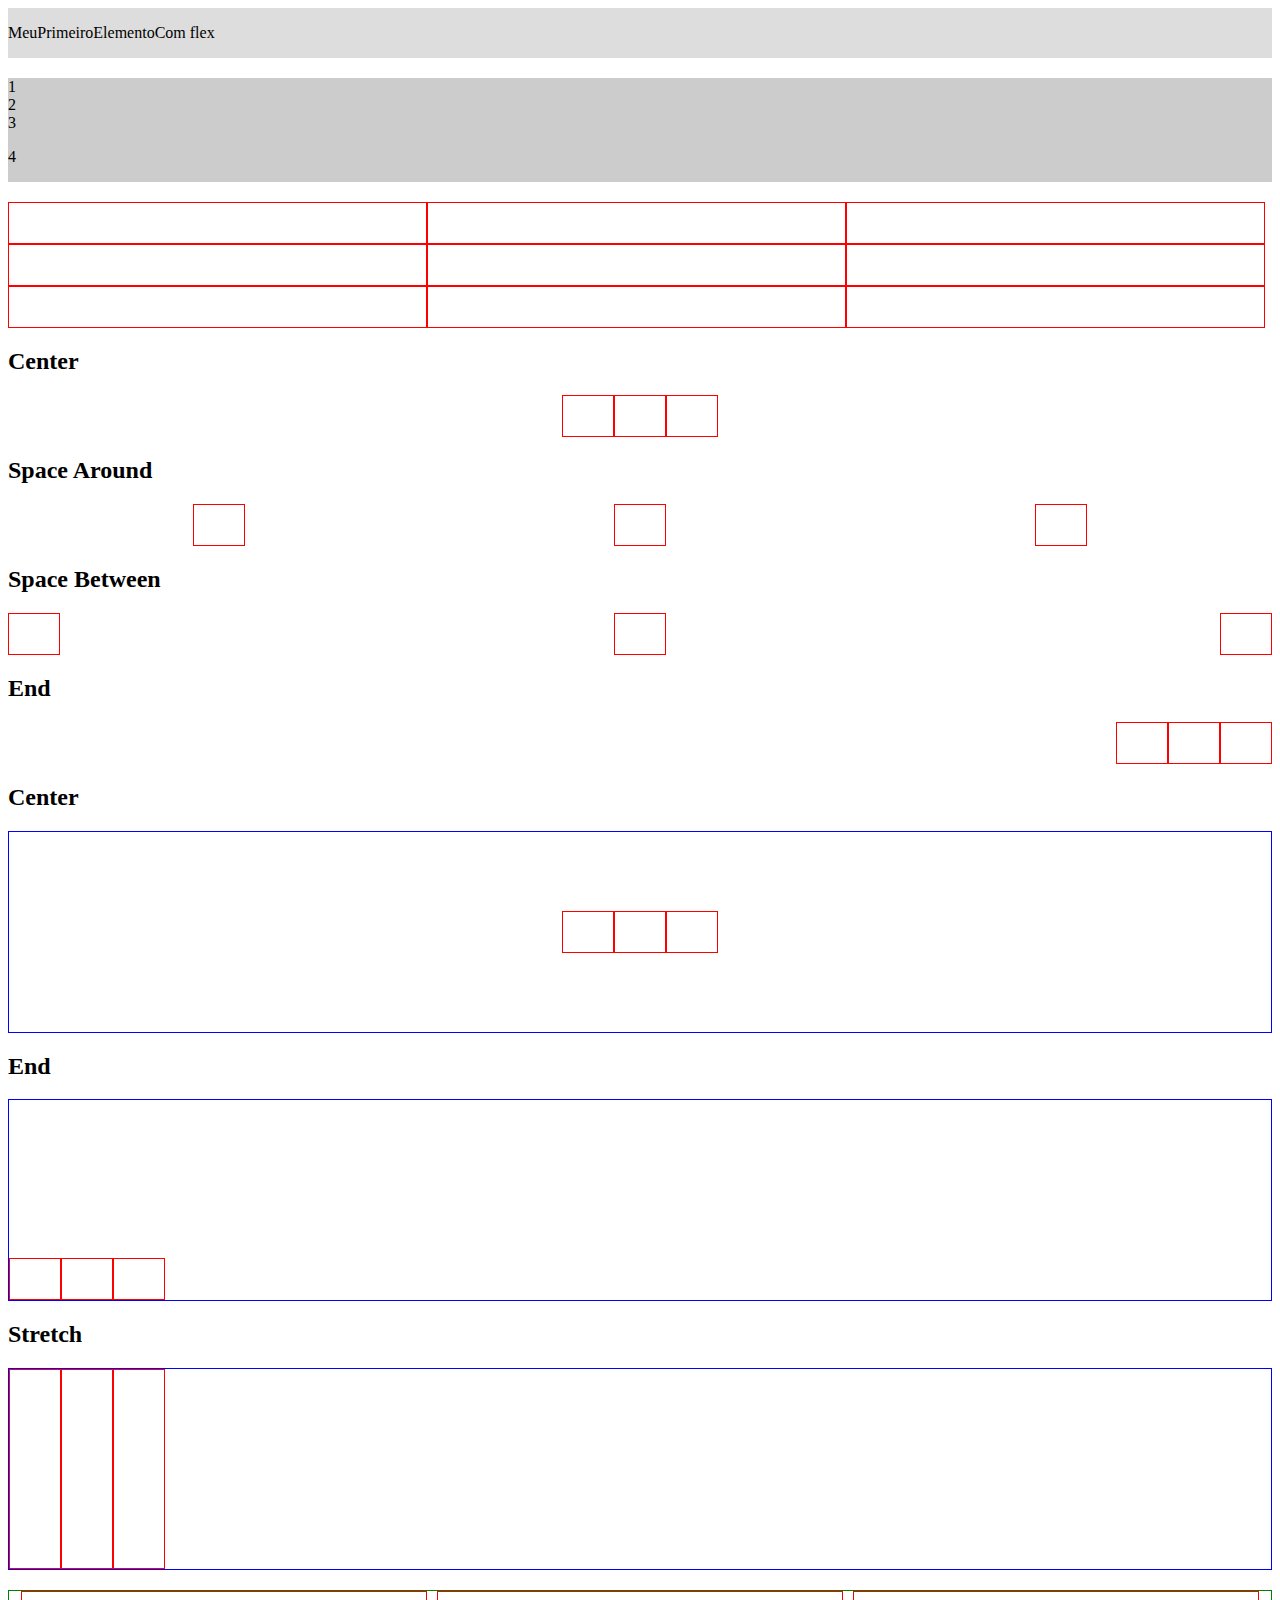
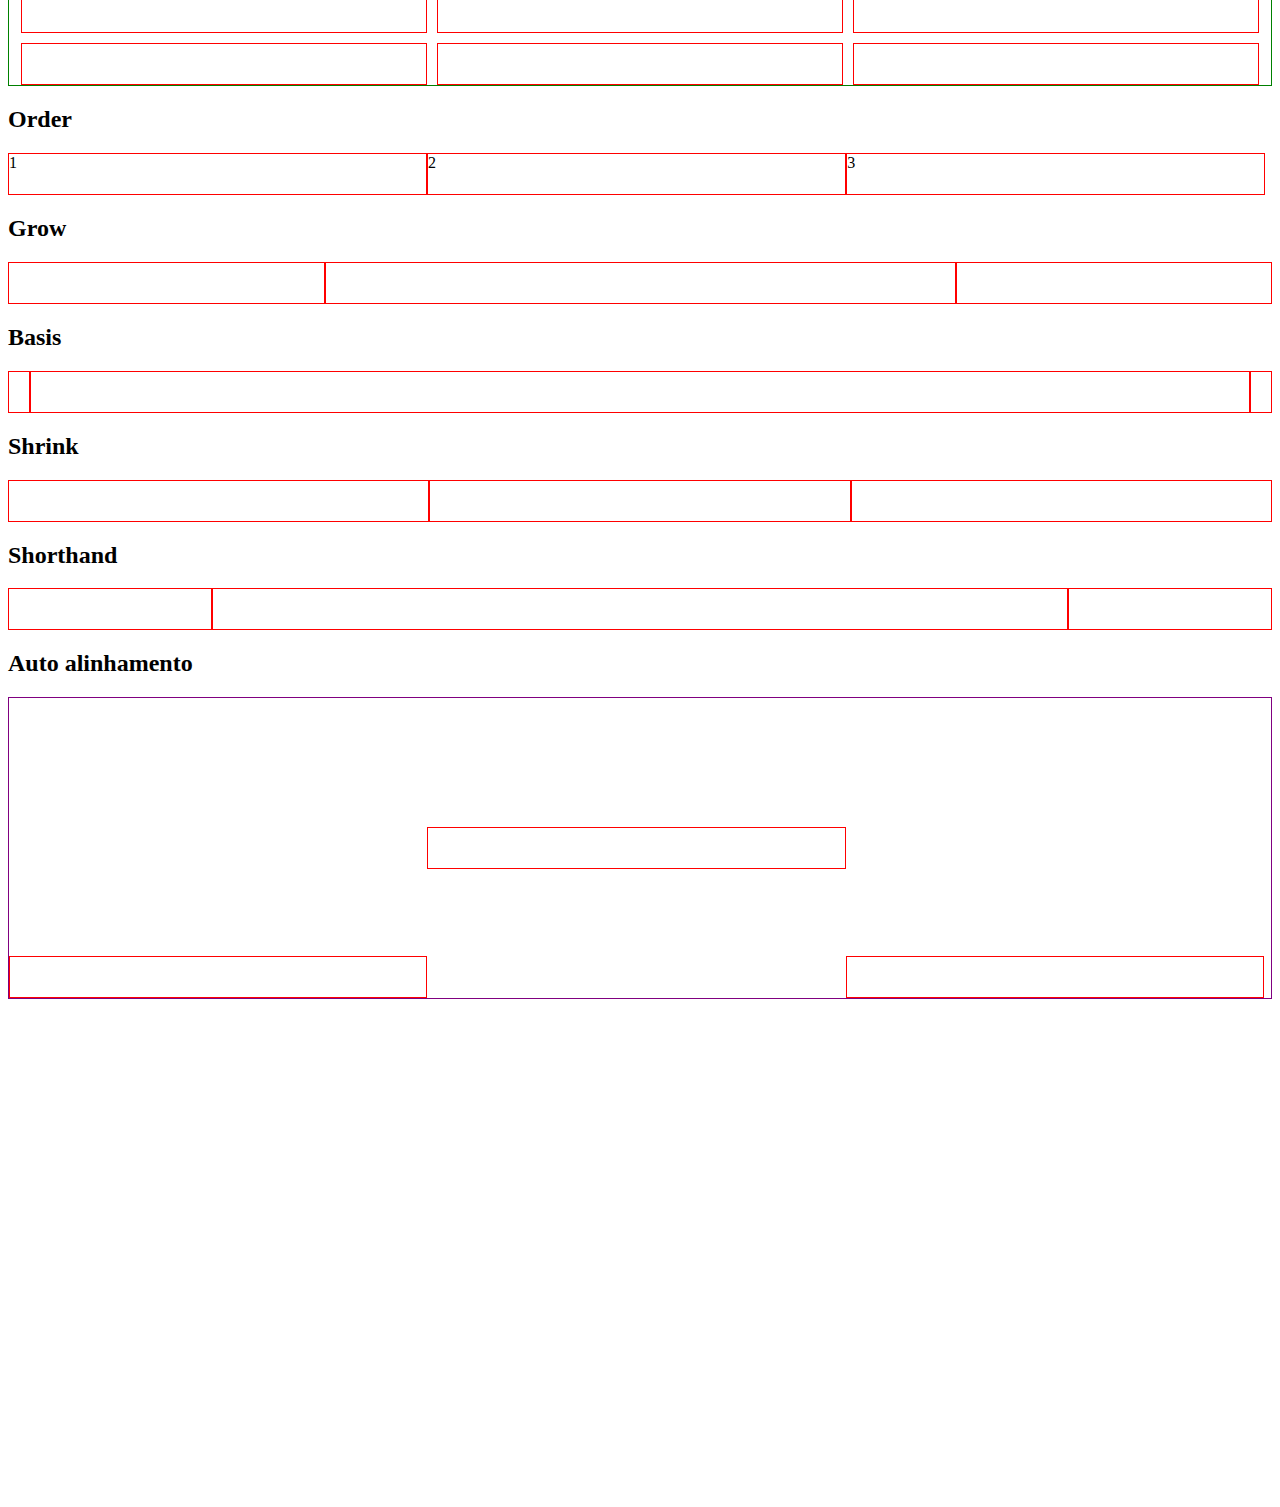
<file: 9_FLEXBOX/index.html>
<!DOCTYPE html>
<html lang="en">
    <head>
        <meta charset="UTF-8" />
        <meta name="viewport" content="width=device-width, initial-scale=1.0" />
        <title>Flexbox</title>
        <link rel="stylesheet" href="css/styles.css" />
    </head>
    <body>
        <!-- 1 0 flex -->
        <div class="flex">
            <p>Meu</p>
            <p>Primeiro</p>
            <p>Elemento</p>
            <p>Com flex</p>
        </div>

        <!-- 2 - column -->
        <div class="flex-column">
            <span>1</span>
            <span>2</span>
            <span>3</span>
            <p>4</p>
        </div>

        <!-- 3 - wrap repete os elementos em display flex, porém tomando como base seu tamanho, width no exemplo. -->
        <div class="wrap">
            <div class="box"></div>
            <div class="box"></div>
            <div class="box"></div>
            <div class="box"></div>
            <div class="box"></div>
            <div class="box"></div>
            <div class="box"></div>
            <div class="box"></div>
            <div class="box"></div>
        </div>

        <!-- 4 - justify content -->
        <h2>Center</h2>
        <div class="center">
            <div class="box"></div>
            <div class="box"></div>
            <div class="box"></div>
        </div>

        <h2>Space Around</h2>
        <div class="space-around">
            <div class="box"></div>
            <div class="box"></div>
            <div class="box"></div>
        </div>

        <h2>Space Between</h2>
        <div class="space-between">
            <div class="box"></div>
            <div class="box"></div>
            <div class="box"></div>
        </div>

        <h2>End</h2>
        <div class="end">
            <div class="box"></div>
            <div class="box"></div>
            <div class="box"></div>
        </div>

        <!-- 5 - align items -->
        <h2>Center</h2>
        <div class="align-center">
            <div class="box"></div>
            <div class="box"></div>
            <div class="box"></div>
        </div>

        <h2>End</h2>
        <div class="flex-end">
            <div class="box"></div>
            <div class="box"></div>
            <div class="box"></div>
        </div>

        <h2>Stretch</h2>
        <div class="stretch">
            <div class="box"></div>
            <div class="box"></div>
            <div class="box"></div>
        </div>

        <!-- 6 - gap - utilizado para criar um respiro entre os itens do flexbox -->
        <div class="gap">
            <div class="box"></div>
            <div class="box"></div>
            <div class="box"></div>
            <div class="box"></div>
            <div class="box"></div>
            <div class="box"></div>
        </div>

        <!-- 7 - order -->
        <h2>Order</h2>
        <div class="order">
            <div class="box" id="three">3</div>
            <div class="box" id="one">1</div>
            <div class="box" id="two">2</div>
        </div>

        <!-- 8 - grow -->
        <h2>Grow</h2>
        <div class="grow">
            <div class="box"></div>
            <div class="box big"></div>
            <div class="box"></div>
        </div>

        <!-- 9 - basis - flex-basis configura a largura base do elemento  -->
        <h2>Basis</h2>
        <div class="basis">
            <div class="box"></div>
            <div class="box big"></div>
            <div class="box"></div>
        </div>
        
        <!-- 10 - shrink - é o oposto de grow -->
        <h2>Shrink</h2>
        <div class="shrink">
            <div class="box"></div>
            <div class="box small"></div>
            <div class="box"></div>
        </div>
        
        <!-- 11 - flex shorthand -->
        <h2>Shorthand</h2>
        <div class="shorthand">
            <div class="box"></div>
            <div class="box different"></div>
            <div class="box"></div>
        </div>
        
        <!-- 12 - auto alinhamento -->
        <h2>Auto alinhamento</h2>
        <div class="auto-alignment">
            <div class="box"></div>
            <div class="box different"></div>
            <div class="box"></div>
        </div>
    </body>
</html>
</file>
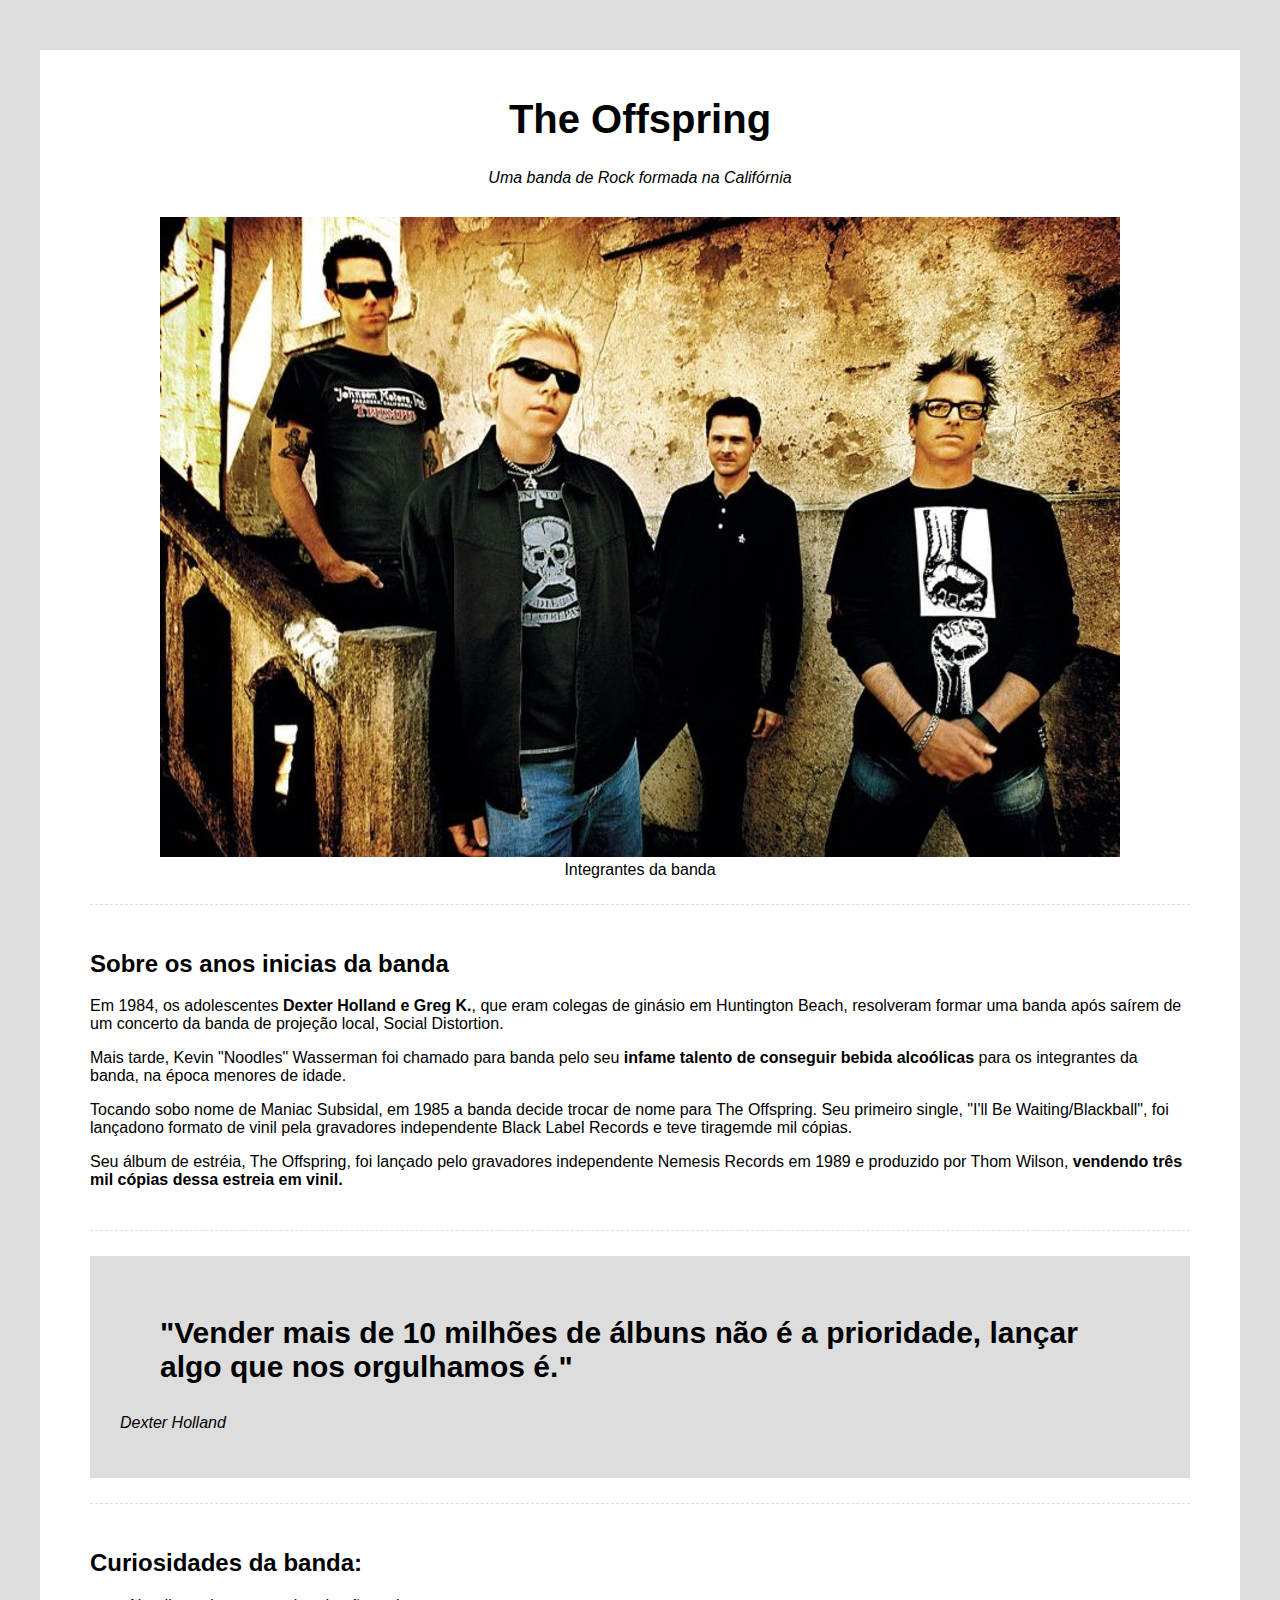
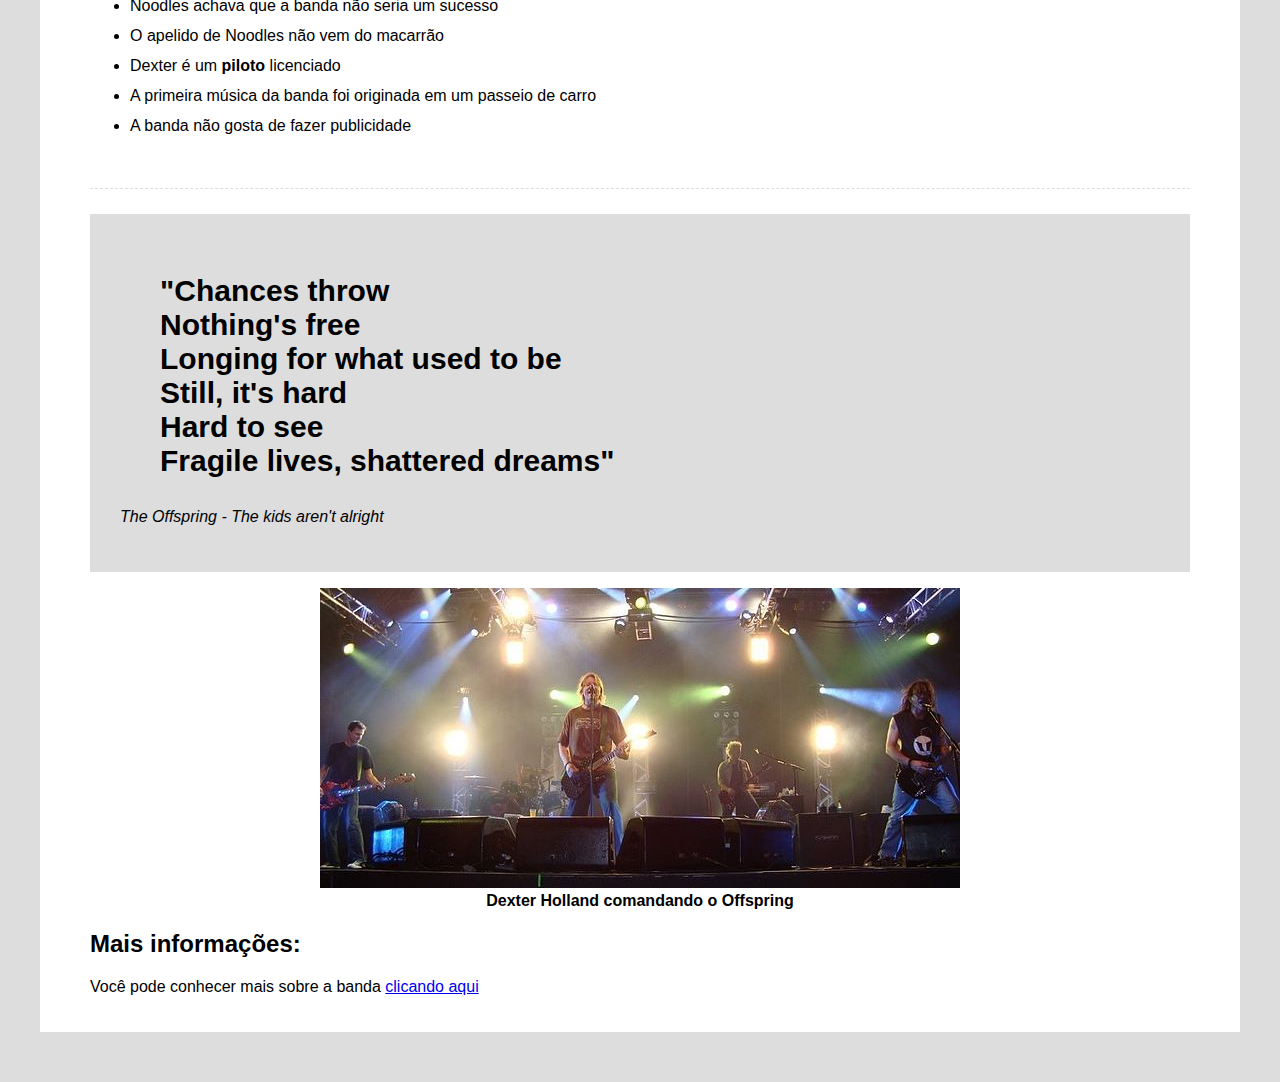
<file: Projeto_Tributo/index.html>
<!DOCTYPE html>
<html lang="en">
  <head>
    <meta charset="UTF-8" />
    <meta name="viewport" content="width=device-width, initial-scale=1.0" />
    <title>Página de Tributo: The Offspring</title>
    <link rel="stylesheet" href="css/style.css" />
  </head>
  <body>
    <div class="container">
      <!-- Cabeçalho -->
      <div class="header">
        <h1 class="main-title">The Offspring</h1>
        <p class="main-paragraph">Uma banda de Rock formada na Califórnia</p>
      </div>
      <!-- imagem de destaque -->
      <div class="featured-image">
        <figure>
          <img src="img/offspring_1.jpg" alt="A banda The Offspring" />
          <figcaption>Integrantes da banda</figcaption>
        </figure>
      </div>
      <!-- biografia -->
      <div class="biography-container">
        <h2>Sobre os anos inicias da banda</h2>
        <p>
          Em 1984, os adolescentes
          <span class="bold">Dexter Holland e Greg K.</span>, que eram colegas
          de ginásio em Huntington Beach, resolveram formar uma banda após
          saírem de um concerto da banda de projeção local, Social Distortion.
        </p>
        <p>
          Mais tarde, Kevin "Noodles" Wasserman foi chamado para banda pelo seu
          <span class="bold"
            >infame talento de conseguir bebida alcoólicas</span
          >
          para os integrantes da banda, na época menores de idade.
        </p>
        <p>
          Tocando sobo nome de Maniac Subsidal, em 1985 a banda decide trocar de
          nome para The Offspring. Seu primeiro single, "I'll Be
          Waiting/Blackball", foi lançadono formato de vinil pela gravadores
          independente Black Label Records e teve tiragemde mil cópias.
        </p>
        <p>
          Seu álbum de estréia, The Offspring, foi lançado pelo gravadores
          independente Nemesis Records em 1989 e produzido por Thom Wilson,
          <span class="bold"
            >vendendo três mil cópias dessa estreia em vinil.</span
          >
        </p>
      </div>
      <!-- Container de citação -->
      <div class="quotes-container">
        <!-- indica que o texto incluído é uma longa citação -->
        <blockquote>
          "Vender mais de 10 milhões de álbuns não é a prioridade, lançar algo
          que nos orgulhamos é."
        </blockquote>
        <p>Dexter Holland</p>
      </div>
      <!-- Curiosidades -->
      <div class="curiosities-container">
        <h2>Curiosidades da banda:</h2>
        <ul>
          <li>Noodles achava que a banda não seria um sucesso</li>
          <li>O apelido de Noodles não vem do macarrão</li>
          <li>Dexter é um <span class="bold">piloto</span> licenciado</li>
          <li>
            A primeira música da banda foi originada em um passeio de carro
          </li>
          <li>A banda não gosta de fazer publicidade</li>
        </ul>
      </div>
      <!-- Segunda citação -->
      <div class="quotes-container">
        <blockquote>
          "Chances throw <br />
          Nothing's free <br />
          Longing for what used to be <br />
          Still, it's hard <br />
          Hard to see <br />
          Fragile lives, shattered dreams"
        </blockquote>
        <p>The Offspring - The kids aren't alright</p>
      </div>
      <!-- Segunda imagem -->
      <div class="img-bold">
        <figure>
          <img src="img/offspring_2.jpg" alt="The Offspring em um show" />
          <figcaption>Dexter Holland comandando o Offspring</figcaption>
        </figure>
      </div>
      <!-- Mais informações -->
      <div class="moreinfo-container">
        <h2>Mais informações:</h2>
        <p>
          Você pode conhecer mais sobre a banda
          <a href="https://pt.wikipedia.org/wiki/The_Offspring"
            >clicando aqui</a
          >
        </p>
      </div>
    </div>
  </body>
</html>
</file>
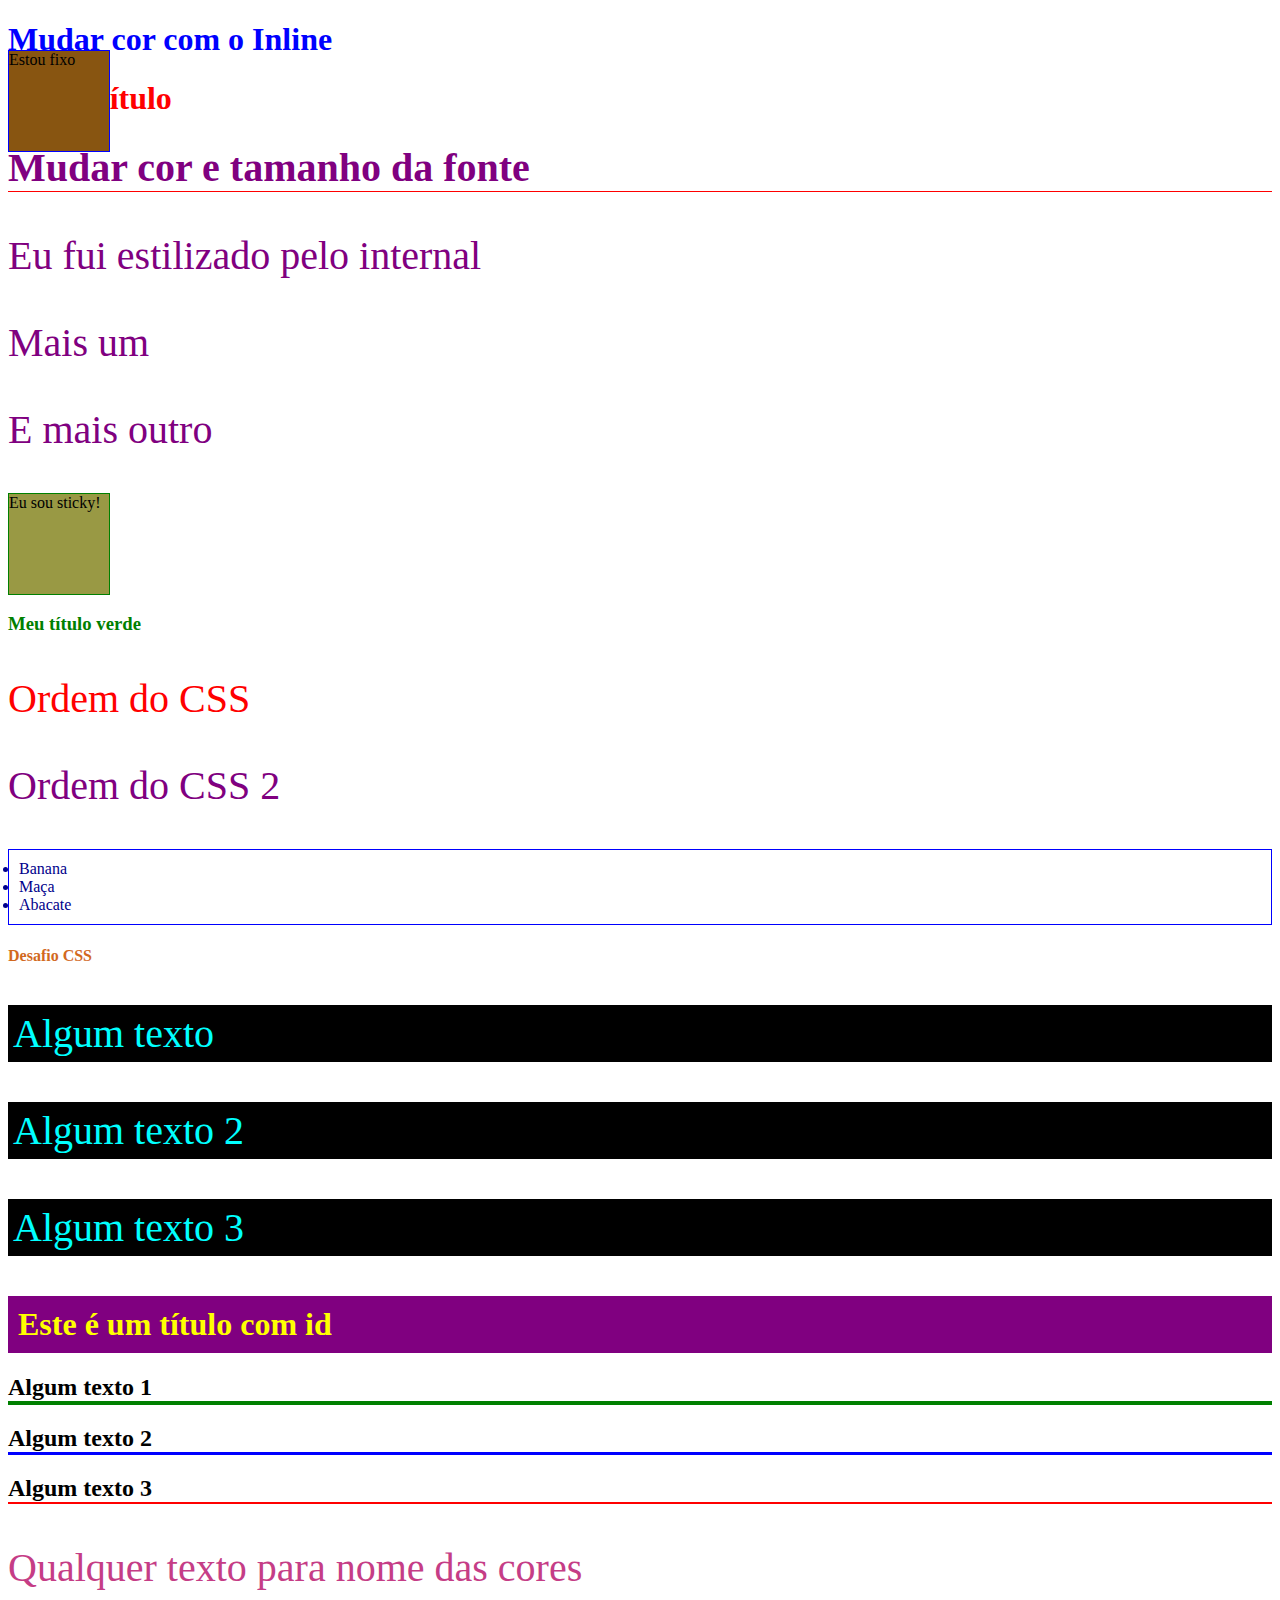
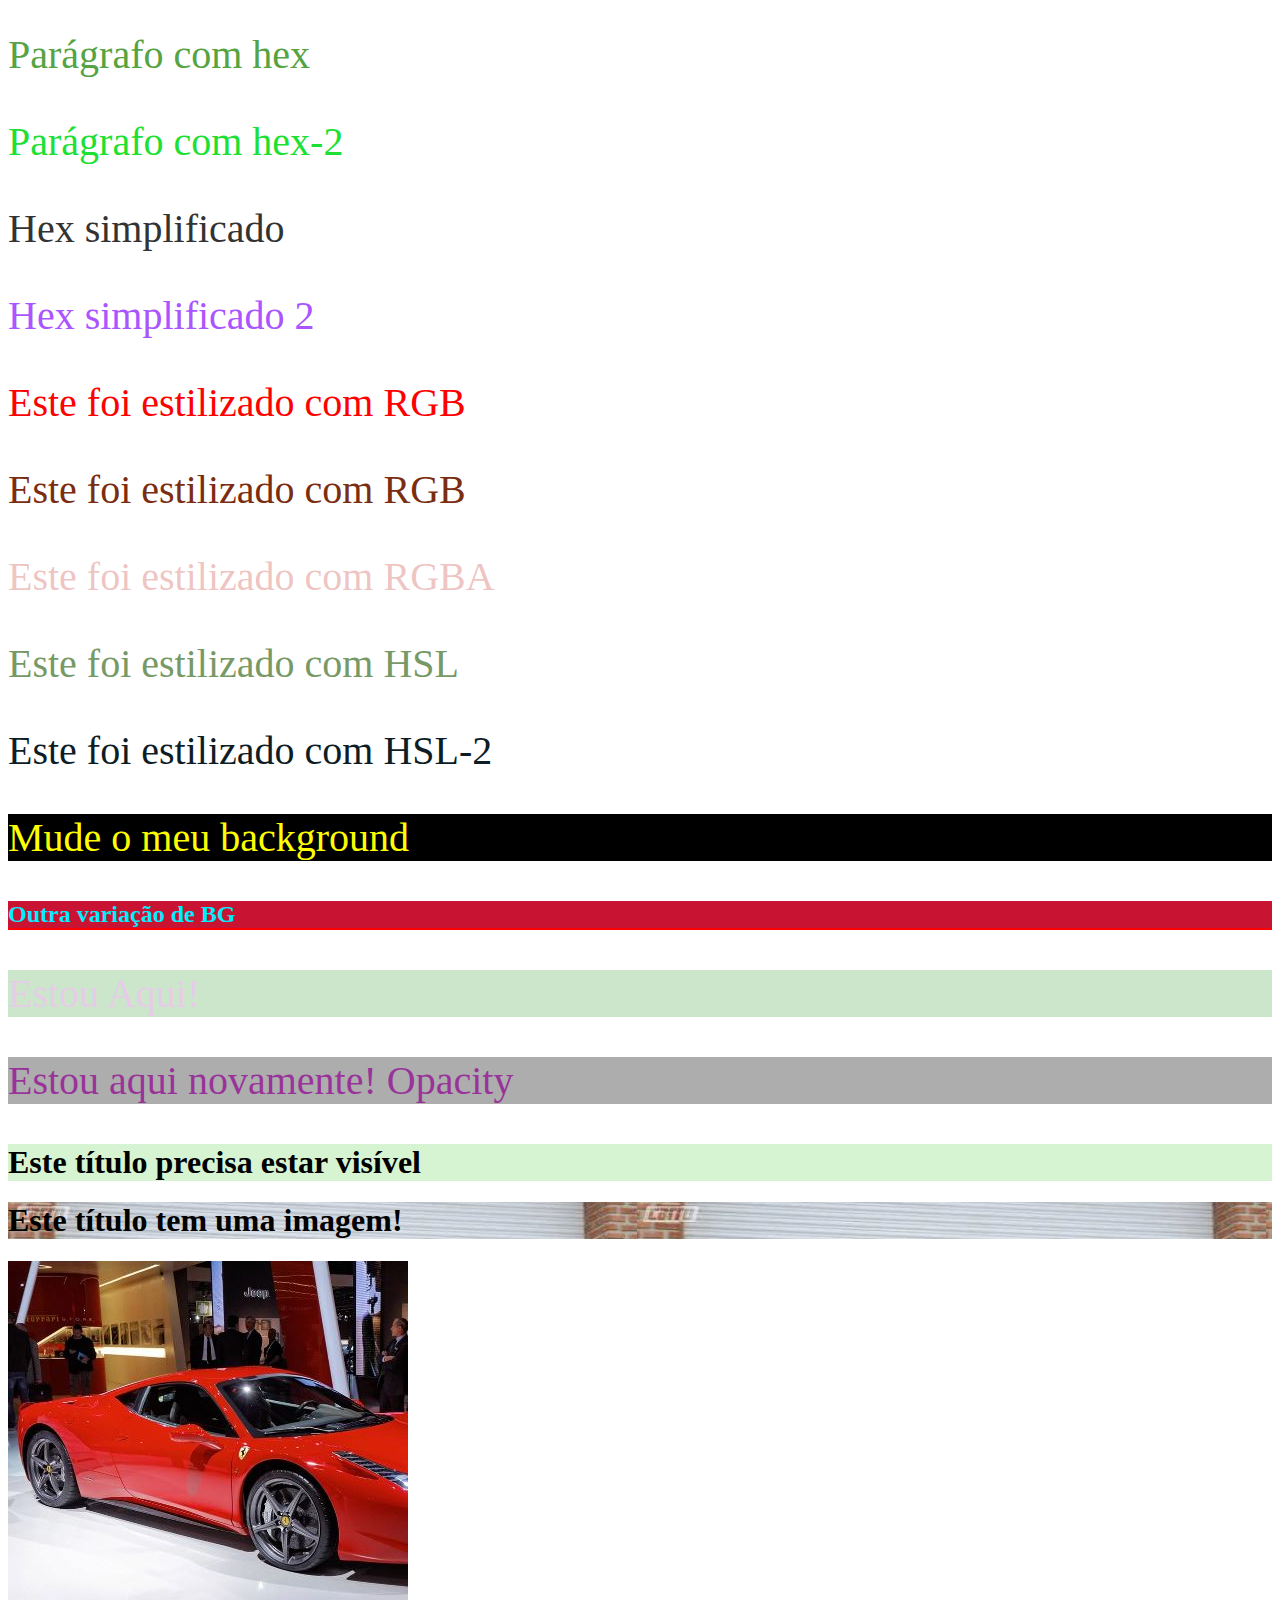
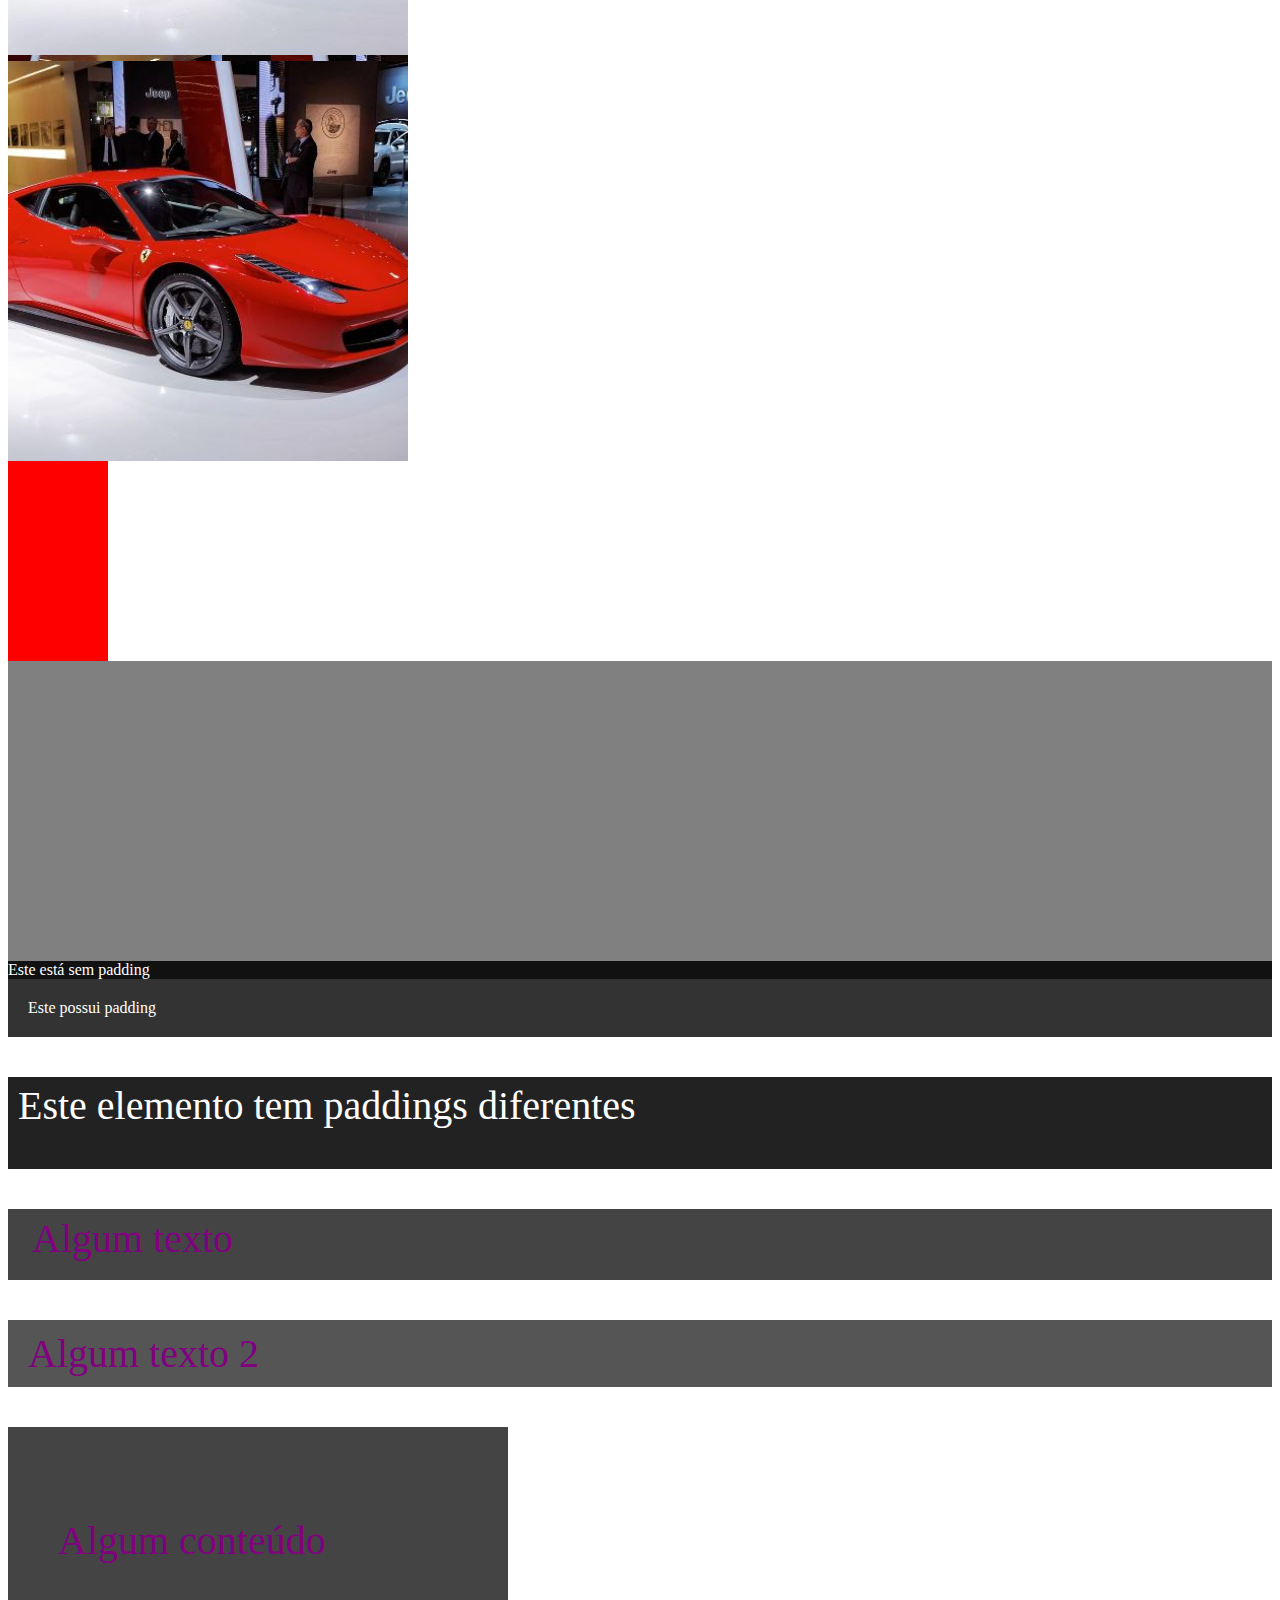
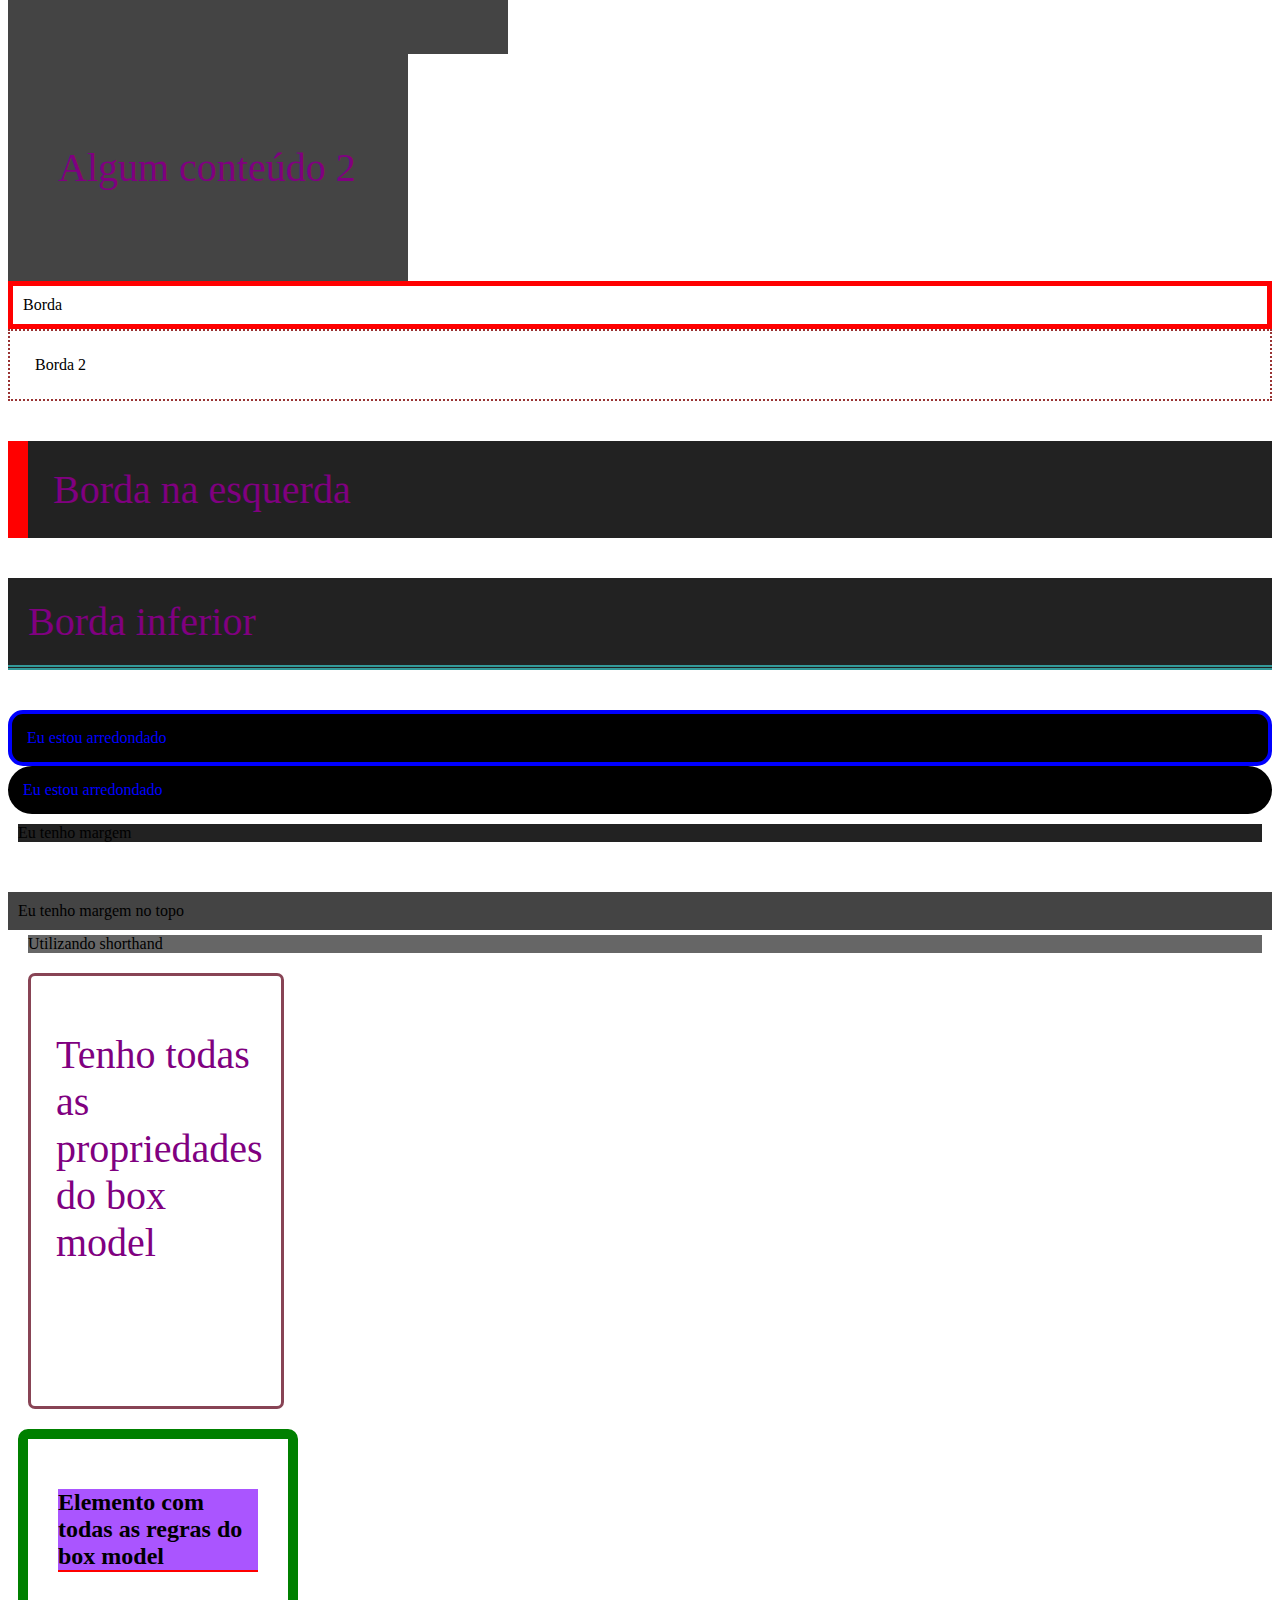
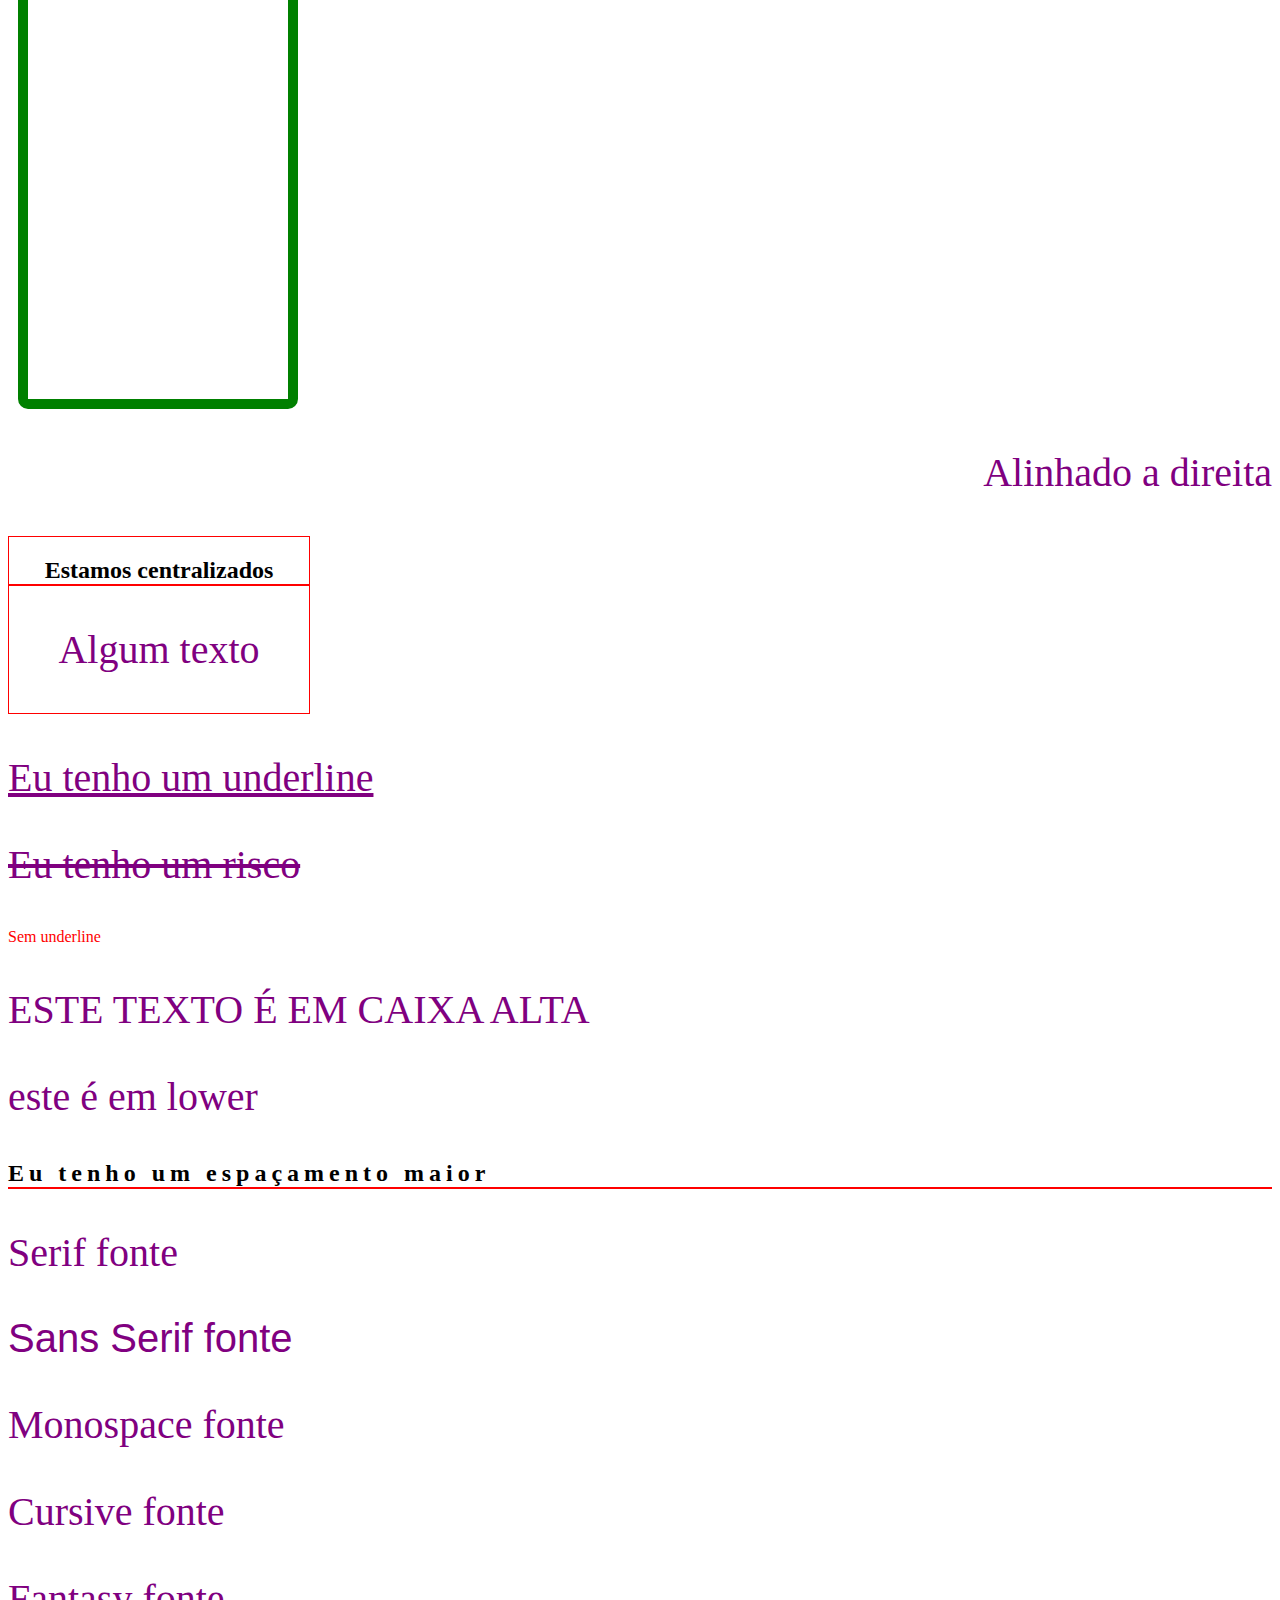
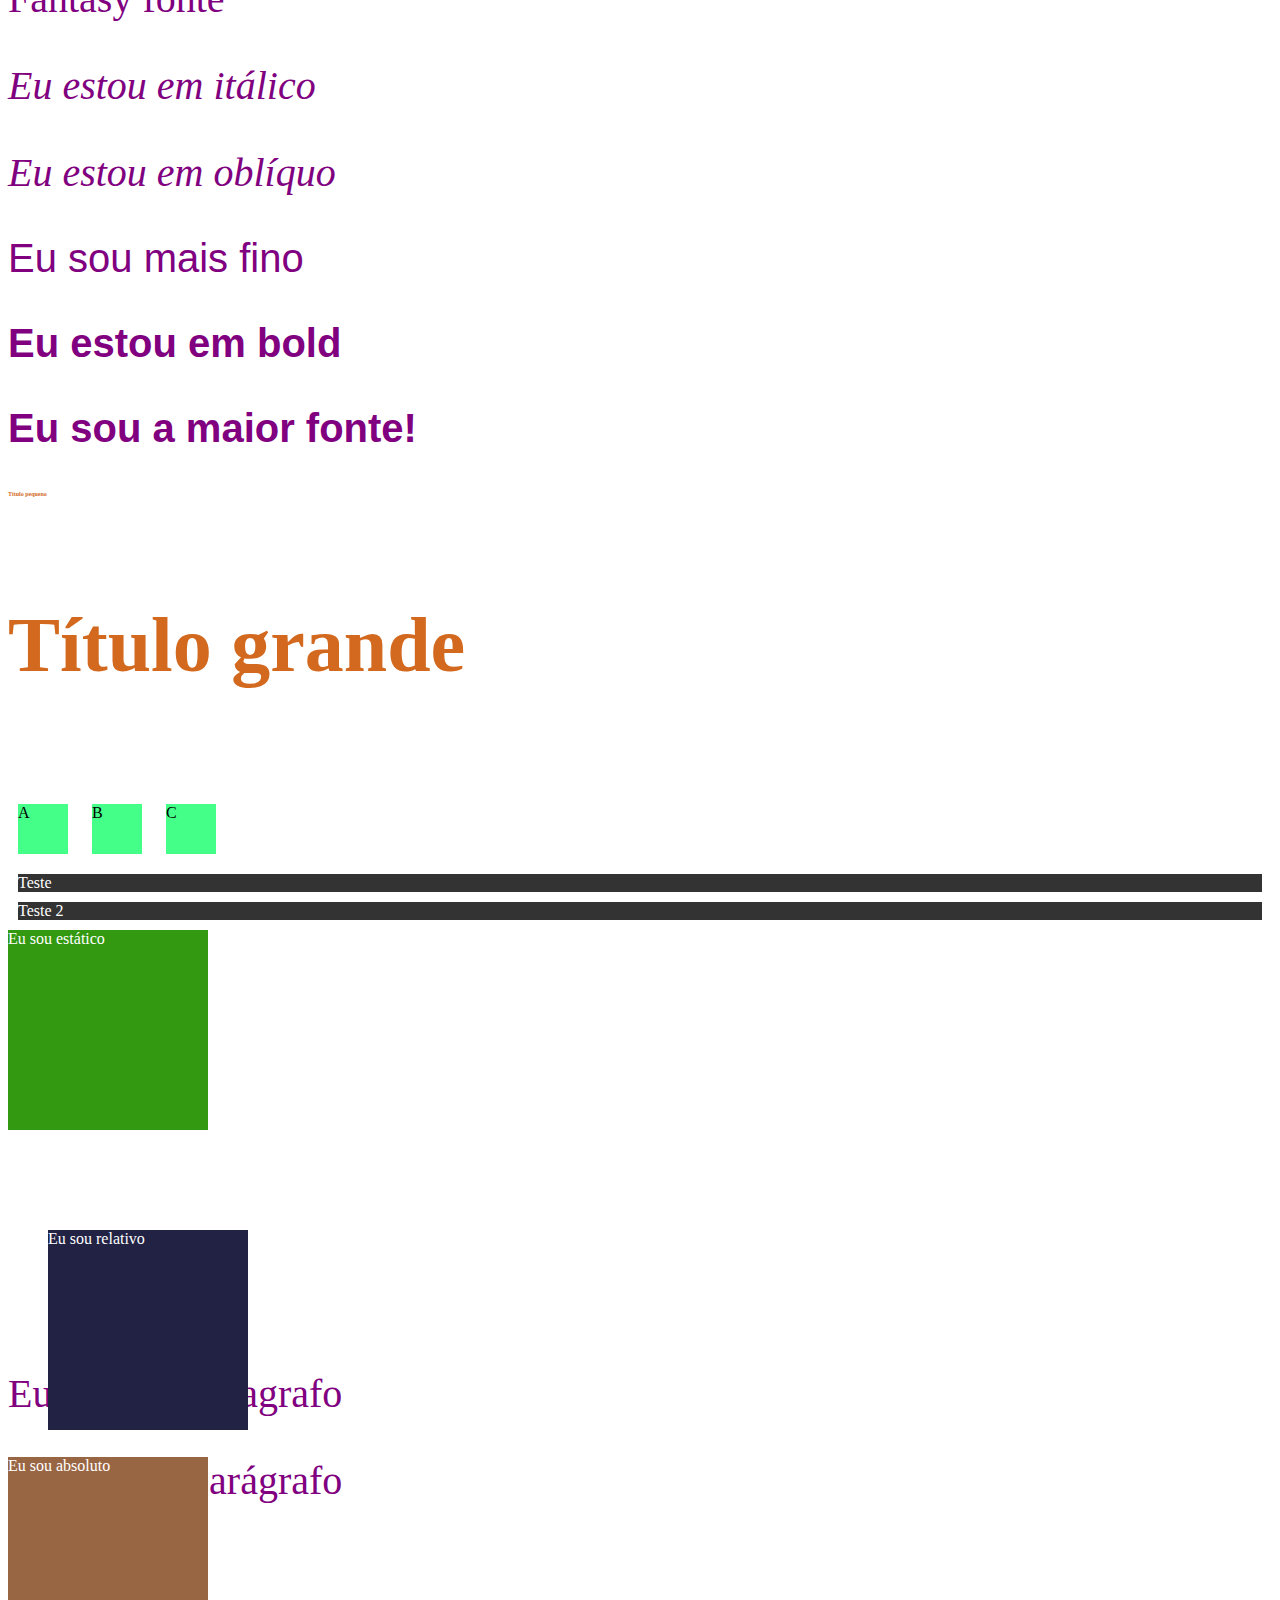
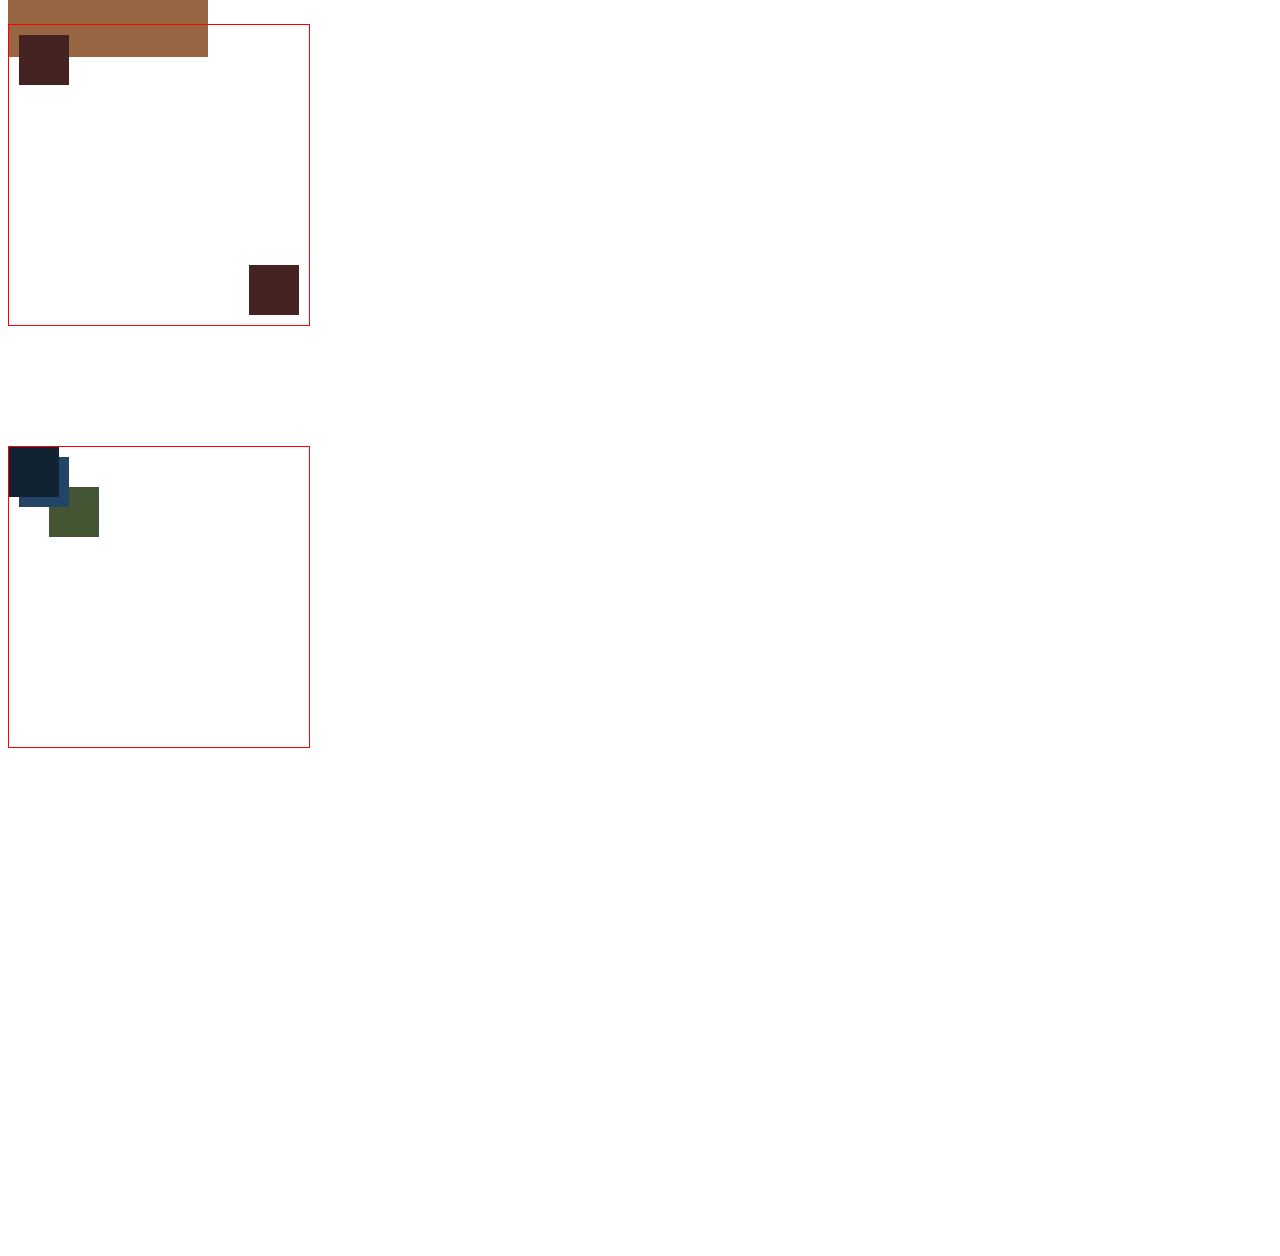
<file: Fundamentos do CSS/3_CSS/index.html>
<!DOCTYPE html>
<html lang="en">
  <head>
    <meta charset="UTF-8" />
    <meta name="viewport" content="width=device-width, initial-scale=1.0" />
    <title>CSS</title>
    <!-- 3 - Internal CSS -->
    <style>
      p {
        color: brown;
        font-size: 40px;
      }
    </style>

    <!-- 4 - External CSS -->
    <!-- Cascading Style Sheets -->
    <link rel="stylesheet" href="css/style.css" />
    <link rel="stylesheet" href="css/lists.css">
    <link rel="stylesheet" href="css/titles.css">
  </head>
  <body>
    <!-- 1 - Inline CSS -->
    <h1 style="color: blue">Mudar cor com o Inline</h1>
    <h1 style="color: red">Outro título</h1>

    <!-- 2 - Múltiplas regras -->
    <h1 style="color: purple; font-size: 40px; border-bottom: 1px solid red">
      Mudar cor e tamanho da fonte
    </h1>

    <!-- 3 - Internal CSS -->
    <p>Eu fui estilizado pelo internal</p>
    <p>Mais um</p>
    <p>E mais outro</p>

    <!-- 48 - sticky -->
    <div class="sticky">
      <span>Eu sou sticky!</span>
    </div>

    <!-- 4 - External CSS -->
    <h3>Meu título verde</h3>

    <!-- 5 - Ordem do CSS, o inline prevalece-->
    <p style="color: red">Ordem do CSS</p>
    <p>Ordem do CSS 2</p>

    <!-- 6 - multiplos CSS -->
    <ul>
        <li>Banana</li>
        <li>Maça</li>
        <li>Abacate</li>
    </ul>

    <!-- 7 - Desafio 2 -->
    <h4>Desafio CSS</h4>

    <!-- 8 - Classes -->
    <p class="paragraph">Algum texto</p>
    <p class="paragraph">Algum texto 2</p>
    <p class="paragraph">Algum texto 3</p>

    <!-- 9 - id -->
    <h1 id="exclusive-title">Este é um título com id</h1>

    <!-- 10 - multiplas regras, ordem do css -->
    <h2 id="algum-titulo" class="titulo">Algum texto 1</h2>
    <h2 class="titulo">Algum texto 2</h2>
    <h2>Algum texto 3</h2>

    <!-- 11 - nome de cor  -->
    <p class="color-name">Qualquer texto para nome das cores</p>

    <!-- 12 - hex -->
    <p class="hex">Parágrafo com hex</p>
    <p class="hex-2">Parágrafo com hex-2</p>

    <!-- 13 - Mais sobre hex -->
    <p class="simple-hex">Hex simplificado</p>
    <p class="simple-hex-2">Hex simplificado 2</p>

    <!-- 14 - rgb -->
    <p class="rgb">Este foi estilizado com RGB</p>
    <p class="mixed-rgb">Este foi estilizado com RGB</p>

    <!-- 15 - rgba -->
    <p class="rgba">Este foi estilizado com RGBA</p>

    <!-- 16 - hsl -->
    <p class="hsl">Este foi estilizado com HSL</p>
    <p class="hsl-2">Este foi estilizado com HSL-2</p>

    <!-- 17 - background-color -->
    <p class="bg">Mude o meu background</p>
    <h2 class="bg-2">Outra variação de BG</h2>
    
    <!-- 18 - opacidade no bg -->
    <div class="bg-opacity">
      <p>Estou Aqui!</p>
    </div>

    <div class="bg-opacity-2">
      <p>Estou aqui novamente! Opacity</p>
    </div>

    <!-- 19 - rgba com opacidade -->
    <div class="rgba-opacity">
      <h1>Este título precisa estar visível</h1>
    </div>

    <!-- 20 - bg image -->
    <h1 class="bg-image">Este título tem uma imagem!</h1>
    <!-- 21 - centralizar img de bg -->
    <div class="not-centered-bg"></div>
    <div class="centered-bg"></div>

    <!-- 22 - largura e altura -->
    <div class="height-width"></div>
    <div class="height-width-2"></div>

    <!-- 23 - padding -->
    <div class="without-padding">Este está sem padding</div>
    <div class="padding">Este possui padding</div>

    <!-- 24 - padding individual -->
    <p class="padding-individual">Este elemento tem paddings diferentes</p>

    <!-- 25 - shorthand padding -->
    <p class="shorthand-padding">Algum texto</p>
    <p class="shorthand-padding-2">Algum texto 2</p>

    <!-- 26 - padding com width -->
    <div class="without-border-box">
      <p>Algum conteúdo</p>
    </div>
    <div class="border-box">
      <p>Algum conteúdo 2</p>
    </div>

    <!-- 27 - border -->
    <div class="border">Borda</div>
    <div class="border-2">Borda 2</div>

    <!-- 28 - borda individual -->
    <p class="border-left">Borda na esquerda</p>
    <p class="border-bottom">Borda inferior</p>

    <!-- 29 - borda arredondada -->
    <div class="rounded-p">Eu estou arredondado</div>
    <div class="rounded-p-2">Eu estou arredondado</div>

    <!-- 30 - margem -->
    <div class="margin">Eu tenho margem</div>
    <div class="margin-top">Eu tenho margem no topo</div>
    <div class="margin-shorthand">Utilizando shorthand</div>

    <!-- 31 - box model -->
    <div class="box-model">
      <p>Tenho todas as propriedades do box model</p>
    </div>

    <!-- 32 - desafio 3 -->
    <div id="box-model-challenge">
      <h2 class="challenge-title">Elemento com todas as regras do box model</h2>
    </div>

    <!-- text alignment -->
    <p class="text-aligned">Alinhado a direita</p>
    <div class="container-center">
      <h2>Estamos centralizados</h2>
      <p>Algum texto</p>
    </div>

    <!-- 34 - text decoration -->
    <p class="underline">Eu tenho um underline</p>
    <p class="line-trough">Eu tenho um risco</p>
    <a href="#" class="remove-underline">Sem underline</a>

    <!-- 35 - text transform -->
    <p class="upper">Este texto é em caixa alta</p>
    <p class="lower">ESTE É EM LOWER</p>

    <!-- 36 letter spacing -->
    <h2 class="spacing">Eu tenho um espaçamento maior</h2>

    <!-- 37 - fontes -->
    <p class="serif">Serif fonte</p>
    <p class="sans-serif">Sans Serif fonte</p>
    <p class="monospace">Monospace fonte</p>
    <p class="cursive">Cursive fonte</p>
    <p class="fantasy">Fantasy fonte</p>

    <!-- 38 - font style -->
    <p class="italic">Eu estou em itálico</p>
    <p class="oblique">Eu estou em oblíquo</p>

    <!-- 39 - Font Weight -->
    <p class="thin">Eu sou mais fino</p>
    <p class="bold">Eu estou em bold</p>
    <p class="bolder">Eu sou a maior fonte!</p>

    <!-- 40 - font size -->
    <h4 class="small">Título pequeno</h4>
    <h4 class="big">Título grande</h4>

    <!-- 41 - Display -->
    <div class="inline-box">A</div>
    <div class="inline-box">B</div>
    <div class="inline-box">C</div>
    <span class="block">Teste</span>
    <span class="block">Teste 2</span>

    <!-- 42 - Escondendo elementos -->
    <p class="invisible">Me encontre se puder!</p>

    <!-- 43 - static -->
    <div class="static">
      <span>Eu sou estático</span>
    </div>

    <!-- 44 - position relative -->
    <div class="relative">
      <span>Eu sou relativo</span>
    </div>
    <p>Eu sou um paragrafo</p>

    <!-- 45 - absolute -->
    <div class="absolute">
      <span>Eu sou absoluto</span>
    </div>
    <p>Eu sou um parágrafo</p>

    <!-- 46 - relative com absolute -->
    <div class="relative-container">
      <div class="absolute1"></div>
      <div class="absolute2"></div>
    </div>

    <!-- 47 - fixed -->
    <div class="fixed">
      <span>Estou fixo</span>
    </div>

    <!-- 48 - z-index -->
    <div class="relative-container">
      <div class="absolute-3"></div>
      <div class="absolute-4"></div>
      <div class="absolute-5"></div>
    </div>


    
  </body>
</html>
</file>
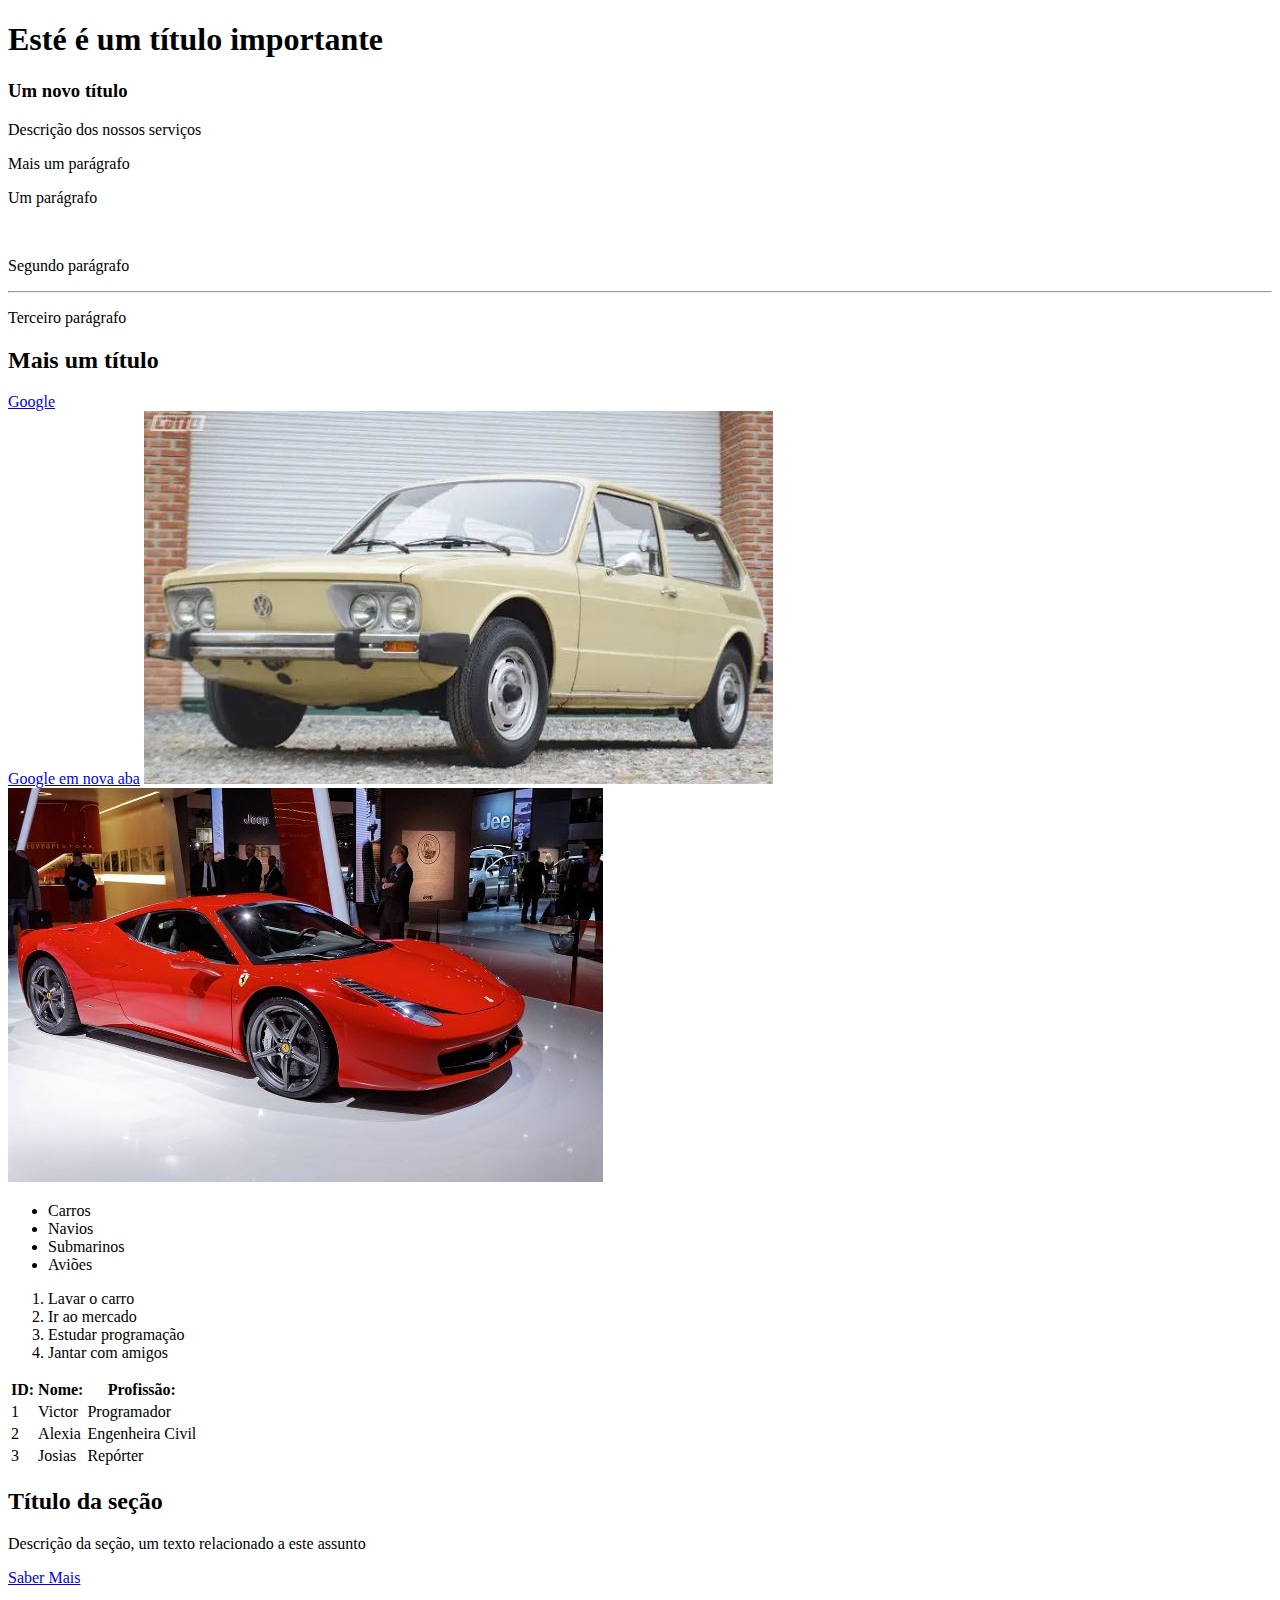
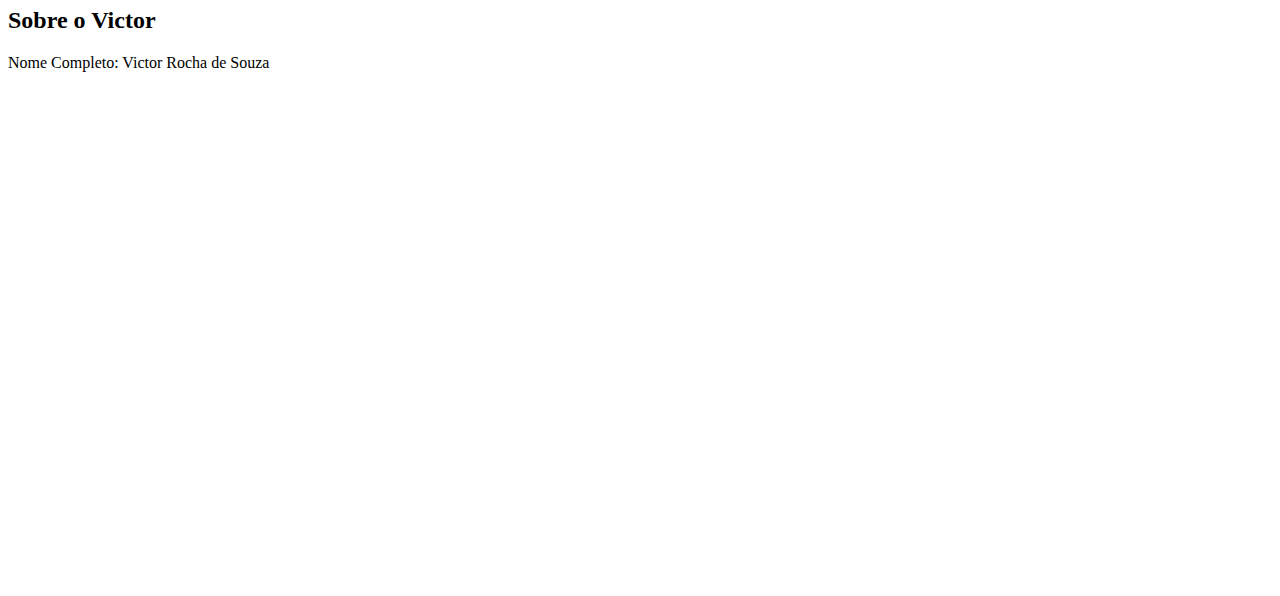
<file: Fundamentos do HTML/2_HTML/index.html>
<!DOCTYPE html>
<html>
    <head>
        <title>HTML fundamentos</title>
    </head>
    <body style="padding-bottom: 500px;">
        <!-- 1 - títulos -->
        <h1>Esté é um título importante</h1>
        <h3>Um novo título</h3>

        <!-- 2 - parágrafos -->
        <p>Descrição dos nossos serviços</p>
        <p>Mais um parágrafo</p>

        <!-- 3 - tags sem conteúdo -->
        <p>Um parágrafo</p>
        <br/>
        <p>Segundo parágrafo</p>
        <hr/>
        <p>Terceiro parágrafo</p>

        <!-- 4 - comentários -->
        <!-- Este é um comentário  -->
        <h2>Mais um título</h2>
        <!-- Outro comentário  -->

        <!-- 5 - atributos  -->
        <a href="https://google.com">Google</a>
        <br/>
        <!-- 6 - Abrir link em nova aba -->
        <a href="https://google.com" target="_blank">Google em nova aba</a>

        <!-- 7 - imagem -->
        <img src="img/img1.JPG">

        <!-- 8 - atributo alt -->
        <img src="img/img2.JPG" alt="Carro vermelho">

        <!-- 9 listas não ordenadas  -->
        <ul>
            <li>Carros</li>
            <li>Navios</li>
            <li>Submarinos</li>
            <li>Aviões</li>
        </ul>

        <!-- 10 - listas ordenadas  -->
        <ol>
            <li>Lavar o carro</li>
            <li>Ir ao mercado</li>
            <li>Estudar programação</li>
            <li>Jantar com amigos</li>
        </ol>

        <!-- 11 - tabelas -->
        <table>
            <tr>
                <th>ID:</th>
                <th>Nome:</th>
                <th>Profissão:</th>
            </tr>
            <tr>
                <td>1</td>
                <td>Victor</td>
                <td>Programador</td>
            </tr>
            <tr>
                <td>2</td>
                <td>Alexia</td>
                <td>Engenheira Civil</td>
            </tr>
            <tr>
                <td>3</td>
                <td>Josias</td>
                <td>Repórter</td>
            </tr>
        </table>

        <!-- 12 - div -->
        <div>
            <h2>Título da seção</h2>
            <p>Descrição da seção, um texto relacionado a este assunto</p>
            <a href="#">Saber Mais</a>
        </div>
        <div>
            <h2>Sobre o Victor</h2>
            <p>Nome Completo: Victor Rocha de Souza</p>
        </div>

    </body>
</html>
</file>
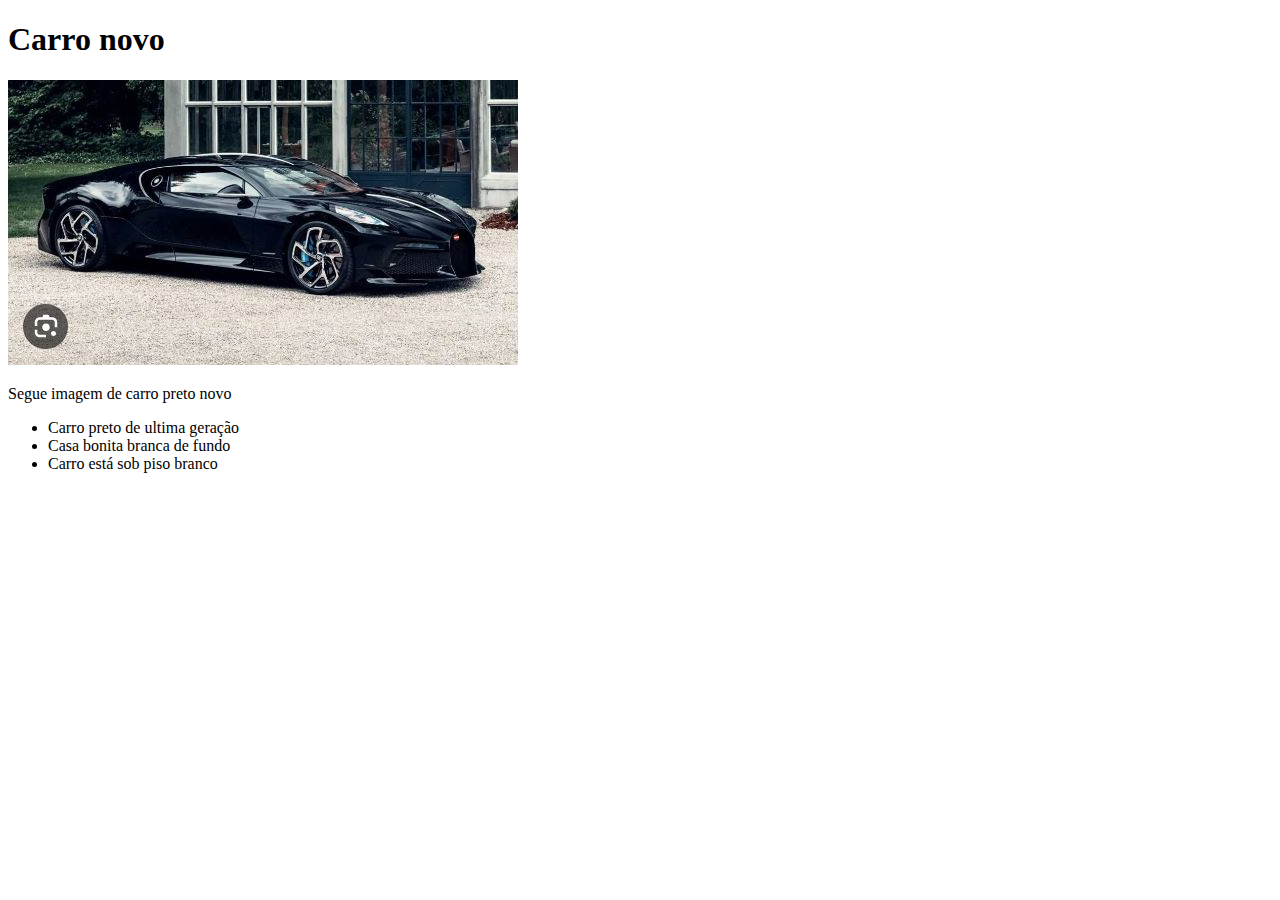
<file: Fundamentos do HTML/2_HTML/desafio1.html>
<!DOCTYPE html>
<html lang="en">
<head>
    <meta charset="UTF-8">
    <meta name="viewport" content="width=device-width, initial-scale=1.0">
    <title>Carro Preto de última geração</title>
</head>
<body>
    <h1>Carro novo</h1>
    <img src="img/img3.JPG" alt="Carro novo preto">
    <p>Segue imagem de carro preto novo</p>
    <ul>
        <li>Carro preto de ultima geração</li>
        <li>Casa bonita branca de fundo</li>
        <li>Carro está sob piso branco</li>
    </ul>
</body>
</html>
</file>
<file: 10_CLONE_HOME_INSTA/css/styles.css>
/* Geral */
* {
    margin: 0;
    padding: 0;
    box-sizing: border-box;
    font-family: Helvetica;
}

body {
    background-color: #fafafa;
}

/* Containers */
#main-container {
    display: flex;
    margin-top: 30px;
}

#banner-container,
#form-container {
    flex: 1 1 0;
    width: 50%;
}

#banner-container {
    text-align: right;
}

#banner-container img {
    width: 100%;
    margin-right: 15px;
    margin-top: 25px;
    max-width: 380px;
}

#form-container {
    text-align: center;
}

/* Login Form */
#form-box {
    background-color: #fff;
    border: 1px solid #dbdbdb;
    width: 350px;
    margin-top: 30px;
}

#logo-insta {
    width: 175px;
    height: 51px;
    margin: 30px auto 12px;
}

#login-form {
    margin-top: 20px;
}

#login-form input {
    display: block;
    font-size: 12px;
    padding: 12px 9px;
    background-color: #fafafa;
    border: 1px solid #dbdbdb;
    border-radius: 3px;
    width: 268px;
    margin: 5px auto;
}

#login-form input[type="submit"] {
    background-color: #b2dffc;
    color: #fff;
    margin-top: 15px;
    border-radius: 5px;
    height: 30px;
    font-size: 13px;
    padding: 0;
    font-weight: bold;
}

/* Separador */
.separator {
    position: relative;
}

.line {
    border-top: 1px solid #dbdbdb;
    width: 268px;
    margin: 25px auto 35px;
}

.separator span {
    position: absolute;
    text-transform: uppercase;
    color: #bbb;
    background-color: #fff;
    top: -6px;
    width: 50px;
    margin-left: -25px;
    font-size: 14px;
}

/* Facebook Login */
#facebook-login {
    margin-bottom: 25px;
}

#facebook-login a {
    text-decoration: none;
    color: #385185;
    display: flex;
    align-items: center;
    justify-content: center;
}

#facebook-login img {
    width: 16px;
    height: 16px;
    margin-right: 8px;
}

#facebook-login span {
    font-weight: bold;
    font-size: 13px;
    margin-top: 1px;
}

/* Forgot password */
#forgot-pass {
    margin-bottom: 20px;
    font-size: 12px;
}

#forgot-pass a {
    text-decoration: none;
    color: #373799;
}

/* Register */
#register-container {
    background-color: #fff;
    border: 1px solid #dbdbdb;
    width: 350px;
    margin-top: 10px;
    padding: 25px;
}

#register-contaienr p {
    font-size: 14px;
    color: #262626;
}

#register-container a {
    color: #4a95f6;
    font-weight: bold;
    text-decoration: none;
}

/* get app */
#get-app-container {
    text-align: center;
    width: 350px;
}

#get-app-container p {
    margin: 20px 0;
    font-size: 13px;
}

#get-app-container a {
    text-decoration: none;
}

#get-app-container img {
    width: 136px;
    height: 40px;
}

/* footer */
footer {
    text-align: left;
    width: 1000px;
    margin: 50px auto;
    display: flex;
    flex-direction: column;
    align-items: center;
    justify-content: center;
}

footer #footer-links {
    display: flex;
    list-style: none;
}

#footer-links li {
    margin-right: 10px;
}

#footer-links a,
#copyright {
    text-decoration: none;
    color: #8e8e8e;
    font-size: 12px;
}

#copyright {
    margin-top: 10px;
}

/* mobile */
@media(max-width: 450px) {
    body {
        background-color: #fff;
    }

    #banner-container {
        display: none;
    }

    #main-container,
    #form-box {
        margin-top: 0;
    }

    #form-container,
    #form-box,
    #register-container,
    #get-app-container {
        width: 100%;
        border: none;
    }

    footer {
        width: 90%;
    }

    #footer-links {
        flex-wrap: wrap;
        justify-content: center;
    }

    #footer-links {
        margin-bottom: 10px;
    }
}
</file>
<file: 12_BLOG_HTML_SEMANTICO/css/styles.css>
/* Geral */
* {
    padding: 0;
    margin: 0;
    font-family: Georgia;
}

ul {
    list-style: none;
}

a {
    text-decoration: none;
    color: #444;
    transition: 0.4s;
}

a:hover {
    color: #37a1f7;
}

/* Navbar */
#navbar {
    padding: 1.5rem 2.5rem;
    border-bottom: 2px solid #ddd;
}

#navbar-inner {
    display: flex;
    justify-content: space-between;
    align-items: center;
    max-width: 1200px;
    margin: 0 auto;
}

#nav-links {
    display: flex;
    gap: 1rem;
}

/* Conteúdo principal */
.container {
    display: flex;
    gap: 3rem;
    padding: 2rem 2.5rem;
    max-width: 1200px;
    margin: 0 auto;
}

#posts-container {
    flex: 3 1 0;
}

.post {
    margin-bottom: 2.5rem;
}

.post img {
    width: 100%;
    margin-bottom: 1rem;
}

.title,
.description,
.author {
    margin-bottom: 1rem;
}

.title {
    font-size: 2rem;
}

.author {
    color: #333;
    font-weight: bold;
}

/* barra lateral */
#sidebar {
    flex: 1 1 0;
}

#search-bar,
#categories,
#tags {
    padding: 1.5rem;
    border: 1px solid #ddd;
    margin-bottom: 1rem;
}

#search-bar h4,
#categories h4,
#tags h4 {
    margin-bottom: 1.5rem;
    font-size: 1.6rem;
}

#search-bar form {
    display: flex;
}

#search-bar input {
    padding: 0.5rem 1rem;
    border: 1px solid #ddd;
}

#search-bar input[type="submit"] {
    cursor: pointer;
    background-color: #37a1f7;
    color: #fff;
    border: none;
}

#categories li {
    margin-bottom: 1rem;
}

#tags-container {
    display: flex;
    flex-wrap: wrap;
    gap: 0.5rem;
}

#tags-container a {
    background-color: #ddd;
    padding: .5rem 0.7rem;
    border-radius: 0.3rem;
}

/* Rodapé */

#footer {
    border-top: 2px solid #ddd;
    padding: 3rem;
    text-align: center;
}

#footer h2,
#footer p {
    margin-bottom: 1rem;
}

/* Responsivo */
@media(max-width: 450px) {
    .container {
        flex-wrap: wrap;
    }
}
</file>
<file: 5_Form/css/styles.css>
body {
    padding-bottom: 500px;
}

div {
    margin-bottom: 10px;
}

div input,
div label {
    /* linha completa  */
    display: block;
}

.radio label,
.radio input,
.radio span {
    display: inline-block;
}
</file>
<file: 7_Responsividade/css/styles.css>
/* 2 - media query */
h1 {
    color: red;
}

@media screen and (max-width: 500px) {
    h1 {
        color: blue;
    }
}

/* 3 - min-width */
p {
    background-color: red;
    color: black;
}
@media screen and (min-width: 800px) {
    p {
        background-color: #789;
        color: red;
    }
}

/* breakpoints mais utilizados na web */
/* 600px e abaixo: celular
768px até 600px: tablets
992px até 768px: mini laptops
992px e acima: laptops e desktop */

/* 4 - landscape */
h3 {
    display: none;
}

@media screen and (orientation: landscape) {
    h3 {
        display: block;
    }
}
</file>
<file: 8_HDC_HOST/css/styles.css>
/* Geral */
* {
    margin: 0;
    padding: 0;
    font-family: Helvetica;
    box-sizing: border-box;
}

h1, h2, h3 {
    color: #333;
}

p {
    color: #70747a;
}

/* Navbar */
.navbar-container {
    width: 100%;
    height: 80px;
    background-color: #232a31;
    padding: 0 2rem;
}

nav {
    position: relative;
}

.logo {
    width: 50px;
    margin-top: 15px;
}

.navbar-items {
    position: absolute;
    right: 0;
    height: 80px;
    line-height: 80px;
    margin: 0;
    display: inline-block;
}

.navbar-items li {
    display: inline-block;
    text-transform: uppercase;
    margin-left: 25px;
}

.navbar-items a {
    color: #fff;
    text-decoration: none;
    transition: 0.5s;
}

.navbar-items a:hover {
    color: #ccc;
}

.default-btn {
    padding: 15px 20px;
    background-color: #2cc76a;
    border-radius: 5px;
}

.navbar-items .default-btn:hover {
    background-color: #22bb5f;
    color: #fff;
}

/* main-banner */
.main-banner {
    background-image: url("../img/fundo.jpeg");
    background-size: cover;
    background-position: center;
    padding: 10rem 0;
}

.main-banner h1,
.main-banner p {
    color: #fff;
    text-align: center;
    font-weight: bold;
    text-shadow: #000 3px 2px 3px;
}

.main-banner h1 {
    font-size: 54px;
}

.main-banner p {
    font-size: 32px;
}

/* Services */
.services-container {
    padding: 5rem 0;
}

.services-container ul {
    display: flex;
    width: 90%;
    margin: 0 auto;
}

.services-container li {
    flex: 1 1 200px;
    list-style: none;
    text-align: center;
    padding: 20px;
}

.fas {
    font-size: 60px;
    margin-bottom: 15px;
}

.fa-shield-alt {
    color: #2cc76a;
}

.fa-rocket {
    color: #ef3f29;
}

.fa-comments {
    color: #ef8f29;
}

.services-container h3 {
    margin-bottom: 25px;
}

.services-container p {
    line-height: 24px;
}

/* Prices and plans */
.pricing-container {
    padding-bottom: 5rem;
    text-align: center;
}

.pricing-container h2 {
    font-size: 36px;
}

.pricing-container p {
    font-size: 20px;
}

.plans-container {
    display: flex;
    justify-content: space-between;
    width: 90%;
    margin: 50px auto 0;
}

.plan {
    flex: 1;
    max-width: 275px;
    margin: 0 20px;
}

.plan ul {
    padding: 0;
}

.plan li {
    list-style: none;
    height: 50px;
    line-height: 50px;
    background-color: #e8e9ea;
    color: #333;
}

.plan .price {
    width: 120px;
    height: 120px;
    border-radius: 50%;
    background-color: #2cc762;
    color: #fff;
    text-align: center;
    line-height: 120px;
    margin: 0 auto -50px;
    font-size: 18px;
    /* traz pra frente */
    position: relative;
}

.plan .plan-name {
    text-transform: uppercase;
    font-size: 20px;
    font-weight: bold;
    color: #fff;
    background-color: #202b34;
    padding: 50px 0;
}

.plan .plan-btn {
    background-color: #2cc762;
    color: #fff;
    font-size: 24px;
    height: 75px;
    line-height: 75px;
    cursor: pointer;
}

.plan .recommended {
    background-color: #f45c57;
}

/* search domain  */
.searchdomain-container {
    background-color: #34454e;
    text-align: center;
    padding: 5rem 0;
}

.searchdomain-container h2 {
    color: #fff;
    font-size: 42px;
    margin-bottom: 15px;
}

.searchdomain-container p {
    color: #d5d5d5;
    font-size: 24px;
    margin-bottom: 25px;
}

.searchdomain-container input {
    display: block;
    border: none;
    border-radius: 5px;
    margin: 0 auto;
}

.searchdomain-container input[type="text"] {
    width: 60%;
    padding: 20px;
    font-size: 20px;
    margin-bottom: 25px;
}

.searchdomain-container input[type="submit"] {
    background-color: #2cc76a;
    padding: 15px 30px;
    color: #fff;
    font-size: 24px;
    cursor: pointer;
    opacity: .9;
}

.searchdomain-container input[type="submit"]:hover {
    opacity: 1;
}

/* contact form */
.contact-container {
    text-align: center;
    padding: 5rem 0 2rem 0;
}

.contact-container h2 {
    font-size: 36px;
}

.contact-container p {
    font-size: 20px;
    margin-bottom: 40px;
}

.contact-container input,
.contact-container textarea {
    width: 200px;
    padding: 10px 20px;
    font-size: 16px;
    border-radius: 5px;
    border: 1px solid #ccc;
    margin: 0 10px 20px;
}

.contact-container textarea {
    display: block;
    margin: 0 auto 20px;
    width: 470px;
    height: 150px;
}

.contact-container input[type="submit"] {
    display: block;
    margin: 0 auto;
    background-color: #2cc76a;
    color: #fff;
    cursor: pointer;
}

/* footer  */
footer {
    text-align: center;
    font-weight: bold;
    margin: 20px 0 100px;
}

/* responsividade */

/* small laptops a partir de 1100px */
@media (max-width: 1100px) {

    .plans-container {
        width: 95%;
    }

    .plan {
        margin: 0 5px;
    }
}

/* tablet 900px*/
@media (max-width: 900px) {
    .main-banner p {
        padding: 0 6rem;
    }

    .searchdomain-container {
        padding: 2rem 4rem;
    }
}

/* celular 576px */
@media (max-width: 576px) {
    html,
    body {
        overflow-x: hidden;
    }

    .navbar-items li {
        font-size: 12px;
        margin-left: 10px;
    }

    .main-banner p {
        padding: 0 2rem;
    }

    .services-container ul {
        flex-direction: column;
    }

    .plans-container {
        flex-direction: column;
        width: 100%;
        padding: 0 2rem;
    }

    .plan {
        width: 100%;
        max-width: 100%;
        margin-bottom: 15px;
    }

    .searchdomain-container h2 {
        font-size: 28px;
    }

    .searchdomain-container input[type="text"] {
        width: 100%;
    }

    .contact-container {
        padding: 3rem 2rem;
    }

    .contact-container input,
    .contact-container textarea {
        width: 100%;
        margin: 10px 0;
    }
}
</file>
<file: 9_FLEXBOX/css/styles.css>
body {
    padding-bottom: 500px;
}

/* 1 - flex */
.flex {
    display: flex;
    background-color: #ddd;
    margin-bottom: 20px;
}

/* 2 - flex column */
.flex-column {
    display: flex;
    flex-direction: column;
    background-color: #ccc;
    margin-bottom: 20px;
}

/* 3 - wrap */
.wrap {
    display: flex;
    flex-wrap: wrap;
    margin-bottom: 20px;
}

.box {
    height: 40px;
    width: 33%;
    border: 1px solid red;
}

/* 4 - justify content */
.center,
.space-around,
.space-between,
.end {
    display: flex;
    margin-bottom: 20px;
}

.center .box,
.space-around .box,
.space-between .box,
.end .box {
    width: 50px;
}

.center {
    justify-content: center;
}

.space-around {
    justify-content: space-around;
}

.space-between {
    justify-content: space-between;
}

.end {
    justify-content: end;
}

/* align items */
.align-center,
.flex-end,
.stretch {
    display: flex;
    margin-bottom: 20px;
    height: 200px;
    border: 1px solid blue;
}

.align-center .box,
.flex-end .box,
.stretch .box {
    width: 50px;
}

.align-center {
    align-items: center;
    justify-content: center;
}

.flex-end {
    align-items: flex-end;
}

.stretch {
    align-items: stretch;
}

.stretch .box {
    height: auto;
}

/* gap */
.gap {
    display: flex;
    flex-wrap: wrap;
    justify-content: center;
    border: 1px solid green;
    gap: 10px;
}

.gap .box {
    width: 32%;
}

/* order */
.order {
    display: flex;
}

#one {
    order: 1;
}

#two {
    order: 2;
}

#three {
    order: 3;
}

/* grow */
.grow {
    display: flex;
}

.grow .box {
    flex: 1;
}

.grow .big {
    flex: 2;
}

/* basis */
.basis {
    display: flex;
}

.basis .box {
    flex-basis: 20px;
}

.basis .big {
    flex-grow: 1;
}

/* shrink */
.shrink {
    display: flex;
}

.shrink .box {
    flex-grow: 1;
    flex-shrink: 1;
    flex-basis: 250px;
    width: auto;
}

.shrink .small {
    flex-shrink: 2;
}

/* shorthand */
.shorthand {
    display: flex;
}

.shorthand .box {
    width: auto;
    /* grow, shrink e basis  */
    flex: 1 1 50px;
}

.shorthand .different {
    flex: 3 1 400px;
}

/* auto alinhamento */
.auto-alignment {
    height: 300px;
    display: flex;
    align-items: flex-end;
    border: 1px solid purple;
}

.auto-alignment .different {
    align-self: center;
}
</file>
<file: Projeto_Tributo/css/style.css>
html {
    font-family: Helvetica;
    background-color: #ddd;
}

.container {
    max-width: 1100px;
    background-color: #fff;
    position: relative;
    margin: 50px auto;
    padding: 20px 50px;
}

.bold {
    font-weight: bold;
}

/* Header */
.header {
    text-align: center;
}

.main-title {
    font-size: 40px;
}

.main-paragraph {
    font-style: italic;
}

/* Imagem destaque */
.featured-image {
    text-align: center;
    margin-top: 30px;
}

/* Biografia */
.biography-container {
    padding: 25px 0;
    margin: 25px 0;
    border-top: 1px dashed #ddd;
    border-bottom: 1px dashed #ddd;
}

/* Quotes */
.quotes-container {
    background-color: #ddd;
    padding: 30px;
}

.quotes-container blockquote {
    font-weight: bold;
    font-size: 30px;
}

.quotes-container p {
    font-style: italic;
}

/* Curiosidades */
.curiosities-container {
    padding: 25px 0;
    margin: 25px 0;
    border-top: 1px dashed #ddd;
    border-bottom: 1px dashed #ddd;
}

.curiosities-container li {
    height: 30px;
}

/* Imagem bold */
.img-bold {
    font-weight: bold;
    text-align: center;
}
</file>
<file: Fundamentos do CSS/3_CSS/css/style.css>
/* 4 - External */
body {
    padding-bottom: 500px;
}
h3 {
    color: green;
}

p {
    color: purple;
}

/* Algum comentário */
/* mais um comentário */

.paragraph {
    background-color: #000;
    color: aqua;
    padding: 5px;
}

/* ids */
#exclusive-title {
    background-color: purple;
    color: yellow;
    padding: 10px;
}

/* ordem das regras  */
h2 {
    border-bottom: 2px solid red;
}

.titulo {
    border-bottom: 3px solid blue;
}

#algum-titulo {
    border-bottom: 4px solid green;
}

.color-name {
    color: rgb(197, 61, 134);
}

/* Hex */
.hex {
    color: #55a342;
}

.hex-2 {
    color: #1de034;
}

/* Aprofundando em hex */
.simple-hex {
    color: #333;
}

.simple-hex-2 {
    color: #a5f;
}

/* RGB */
.rgb {
    color: rgb(255, 0, 0);
}

.mixed-rgb {
    color: rgb(123, 45, 17);
}

/* RGBA, a = alpha | Transparência  */
.rgba {
    color: rgba(200, 50, 45, 0.3);
}

/* HSL */
.hsl {
    color: hsl(100, 20%, 50%);
}

.hsl-2 {
    color: hsl(201, 44%, 10%);
}

/* background  */
.bg {
    background-color: #000;
    color: yellow;
}

.bg-2 {
    background-color: rgb(200, 20, 50);
    color: #0ef;
}

/* Background opacity */
.bg-opacity {
    background-color: green;
    opacity: 0.2;
}

.bg-opacity-2 {
    background-color: #999;
    color: #000;
    opacity: 0.8;
}

/* RGBA com opacidade */
.rgba-opacity {
    background-color: rgba(50,200,30,0.2);
    color: #000;
}

/* BG Image */
.bg-image {
    background-image: url("../img/img1.JPG");
}

/* Centralizando bg image */
.not-centered-bg,
.centered-bg {
    height: 400px;
    width: 400px;
    background-image: url("../img/img2.JPG");
}

.centered-bg {
    background-position: center;
    background-size: cover;
}

/* largura e altura */
.height-width {
    height: 200px;
    width: 100px;
    background-color: red;
}

.height-width-2 {
    height: 300px;
    /* width padrão é 100 */
    background-color: gray;
}

/* Padding */
.without-padding,
.padding {
    background-color: #111;
    color: #fff;
}

.padding {
    background-color: #333;
    padding: 20px;
}

/* padding individual */
.padding-individual {
    background-color: #222;
    color: #fff;
    padding-top: 5px;
    padding-left: 10px;
    padding-right: 20px;
    padding-bottom: 40px;
}

/* shorthand padding */
.shorthand-padding {
    background-color: #444;
    padding: 6px 12px 18px 24px;
}

.shorthand-padding-2 {
    background-color: #555;
    padding: 10px 20px;
    /* padding: 10px 20px 10px 20px; */
}

/* padding com width */
.without-border-box {
    background-color: #444;
    color: #fff;
    width: 400px;
    padding: 50px;
}

.border-box {
    background-color: #444;
    color: #fff;
    width: 400px;
    padding: 50px;
    box-sizing: border-box;
}

/* border */
.border {
    border: 5px solid red;
    padding: 10px;
}

.border-2 {
    border: 2px dotted #933;
    padding: 25px;
}

/* borda individual */
.border-left {
    border-left: 20px solid red;
    background-color: #222;
    padding: 25px;
}

.border-bottom {
    border-bottom: 5px double #399;
    background-color: #222;
    padding: 20px;
}

/* Borda arredondada */
.rounded-p {
    border: 4px solid blue;
    background-color: #000;
    color: blue;
    padding: 15px;
    border-radius: 15px;
}

.rounded-p-2 {
    background-color: #000;
    color: blue;
    padding: 15px;
    border-radius: 25px;
}

/* Margem */
.margin {
    margin: 10px;
    background-color: #222;
}

.margin-top {
    margin-top: 50px;
    background-color: #444;
    padding: 10px;
}

.margin-shorthand {
    background-color: #666;
    margin: 5px 10px 15px 20px;
}

/* box model */
.box-model {
    margin: 20px;
    padding: 15px 25px;
    border: 3px solid #845;
    border-radius: 7px;
    width: 200px;
    height: 400px;
}

/* desafio 3 */
#box-model-challenge {
    margin: 10px;
    padding: 30px;
    border: 10px solid green;
    border-radius: 10px;
    width: 200px;
    height: 500px;
}

.challenge-title {
    background-color: #a5f;
    outline: 10px;
}

/* Text align */
.text-aligned {
    text-align: right;
}

.container-center {
    text-align: center;
    width: 300px;
    border: 1px solid red;
}

/* Text decoration */
.underline {
    text-decoration: underline;
}

.line-trough {
    text-decoration: line-through;
}

.remove-underline {
    text-decoration: none;
    color: red;
}

/* text transform */
.upper {
    text-transform: uppercase;
}

.lower {
    text-transform: lowercase;
}

/* letter spacing */
.spacing {
    letter-spacing: 5px;
}

/* Fontes */
.serif {
    font-family: Georgia;
}

.sans-serif {
    font-family: Helvetica;
}

.monospace {
    font-style: "Courier New";
}

.cursive {
    font-family: cursive;
}

.fantasy {
    font-family: fantasy;
}

/* Text style */
.italic {
    font-style: italic;
}

.oblique {
    font-style: oblique;
}

/* Font weight */
.thin, .bold, .bolder {
    font-family: Helvetica;
}

.thin {
    font-weight: 100;
} 

.bold {
    font-weight: 600;
}

.bolder {
    font-weight: 900;
}

/* Font size */
.small {
    font-size: 6px;
}

.big {
    font-size: 78px;
}

/* Display */
.inline-box {
    width: 50px;
    height: 50px;
    background-color: #4f8;
    margin: 10px;
    display: inline-block;
}

.block {
    background-color: #333;
    display: block;
    margin: 10px;
    color: white;
}

/* Invisible */
.invisible {
    display: none;
}

/* static */
.static {
    position: static;
    background-color: #391;
    color: #fff;
    width: 200px;
    height: 200px;
}

/* relative */
.relative {
    position: relative;
    background-color: #224;
    color: #fff;
    width: 200px;
    height: 200px;
    top: 100px;
    left: 40px;
}

/* Absolute */
.absolute {
    position: absolute;
    background-color: #964;
    color: #fff;
    width: 200px;
    height: 200px;
}

/* absolute com relative */
.relative-container {
    width: 300px;
    height: 300px;
    border: 1px solid red;
    margin-top: 120px;
    position: relative;
}

.absolute1,
.absolute2 {
    width: 50px;
    height: 50px;
    background-color: #422;
    position: absolute;
}

.absolute1 {
    top: 10px;
    left: 10px;
}

.absolute2 {
    bottom: 10px;
    right: 10px;
}

/* Fixed */
.fixed {
    width: 100px;
    height: 100px;
    background-color: #851;
    border: 1px solid blue;
    position: fixed;
    top: 50px;
    width: 100px;
}

/* Sticky */
.sticky {
    width: 100px;
    height: 100px;
    background-color: #994;
    border: 1px solid green;
    position: sticky;
    top: 10px;
}

/* z-index */
.absolute-3,
.absolute-4,
.absolute-5 {
    width: 50px;
    height: 50px;
    background-color: #123;
    position: absolute;
}

.absolute-3 {
    top: 0;
    left: 0;
    z-index: 3;
}

.absolute-4 {
    top: 10px;
    left: 10px;
    background-color: #246;
    z-index: 2;
}

.absolute-5 {
    top: 40px;
    left: 40px;
    background-color: #453;
    z-index: 1;
}
</file>
<file: Fundamentos do CSS/3_CSS/css/lists.css>
ul {
    border: 1px solid blue;
    padding: 10px;
}

li {
    color: darkblue;
}
</file>
<file: Fundamentos do CSS/3_CSS/css/titles.css>
h4 {
    color: chocolate;
}
</file>
<file: 6_form_project/css/styles.css>
/* reset */
* {
    margin: 0;
    padding: 0;
    font-family: Arial, Helvetica, sans-serif;
}

body {
    background-color: #f0ebf8;
}

h1, h2, h3, h4, h5 {
    color: #333;
}

p, label {
    color: #444;
}

input {
    border: none;
    border-bottom: 1px solid #ccc;
    padding: 10px 0;
}

input[type="text"],
input[type="number"],
input[type="date"],
input[type="file"],
textarea {
    width: 400px;
}

textarea {
    padding: 10px 5px;
}

/* page header */
.header {
    height: 160px;
    padding: 20px;
    background-color: #673ab7;
}

.header h3 {
    color: #fff;
    margin-top: 0;
}

/* form container */
.form-container {
    background-color: #fdfdfd;
    width: 60%;
    margin: 0 auto;
    position: relative;
    top: -62px;
}

/* form header */
.form-header {
    border-bottom: 1px solid #DFDFDF;
    height: 45px;
}

.form-header p {
    color: #673ab7;
    border-bottom: 2px solid #673ab7;
    width: 100px;
    text-align: center;
    margin: 0 auto;
    text-transform: uppercase;
    height: 45px;
    line-height: 45px;
}

/* form body */
.form-body {
    padding: 30px;
}

.form-title {
    margin-bottom: 15px;

}

.form-body p {
    margin-bottom: 20px;
}

.required-field {
    color: #d80835;
}

.box-input {
    margin-bottom: 35px;
}

.block {
    display: block;
}

.optional-box {
    display: inline-block;
    margin: 0 30px 30px 0;
}

.optional-list li {
    list-style: none;
    margin-bottom: 5px;
}

.box-input p {
    margin-bottom: 15px;
}

.btn-submit {
    background-color: #673ab7;
    color: #fff;
    border: 2px solid transparent;
    width: 150px;
    height: 50px;
    cursor: pointer;
    text-transform: uppercase;
    transition: 0.5s;
}

.btn-submit:hover {
    background-color: #fff;
    border-color: #673ab7;
    color: #673ab7;
}
</file>
